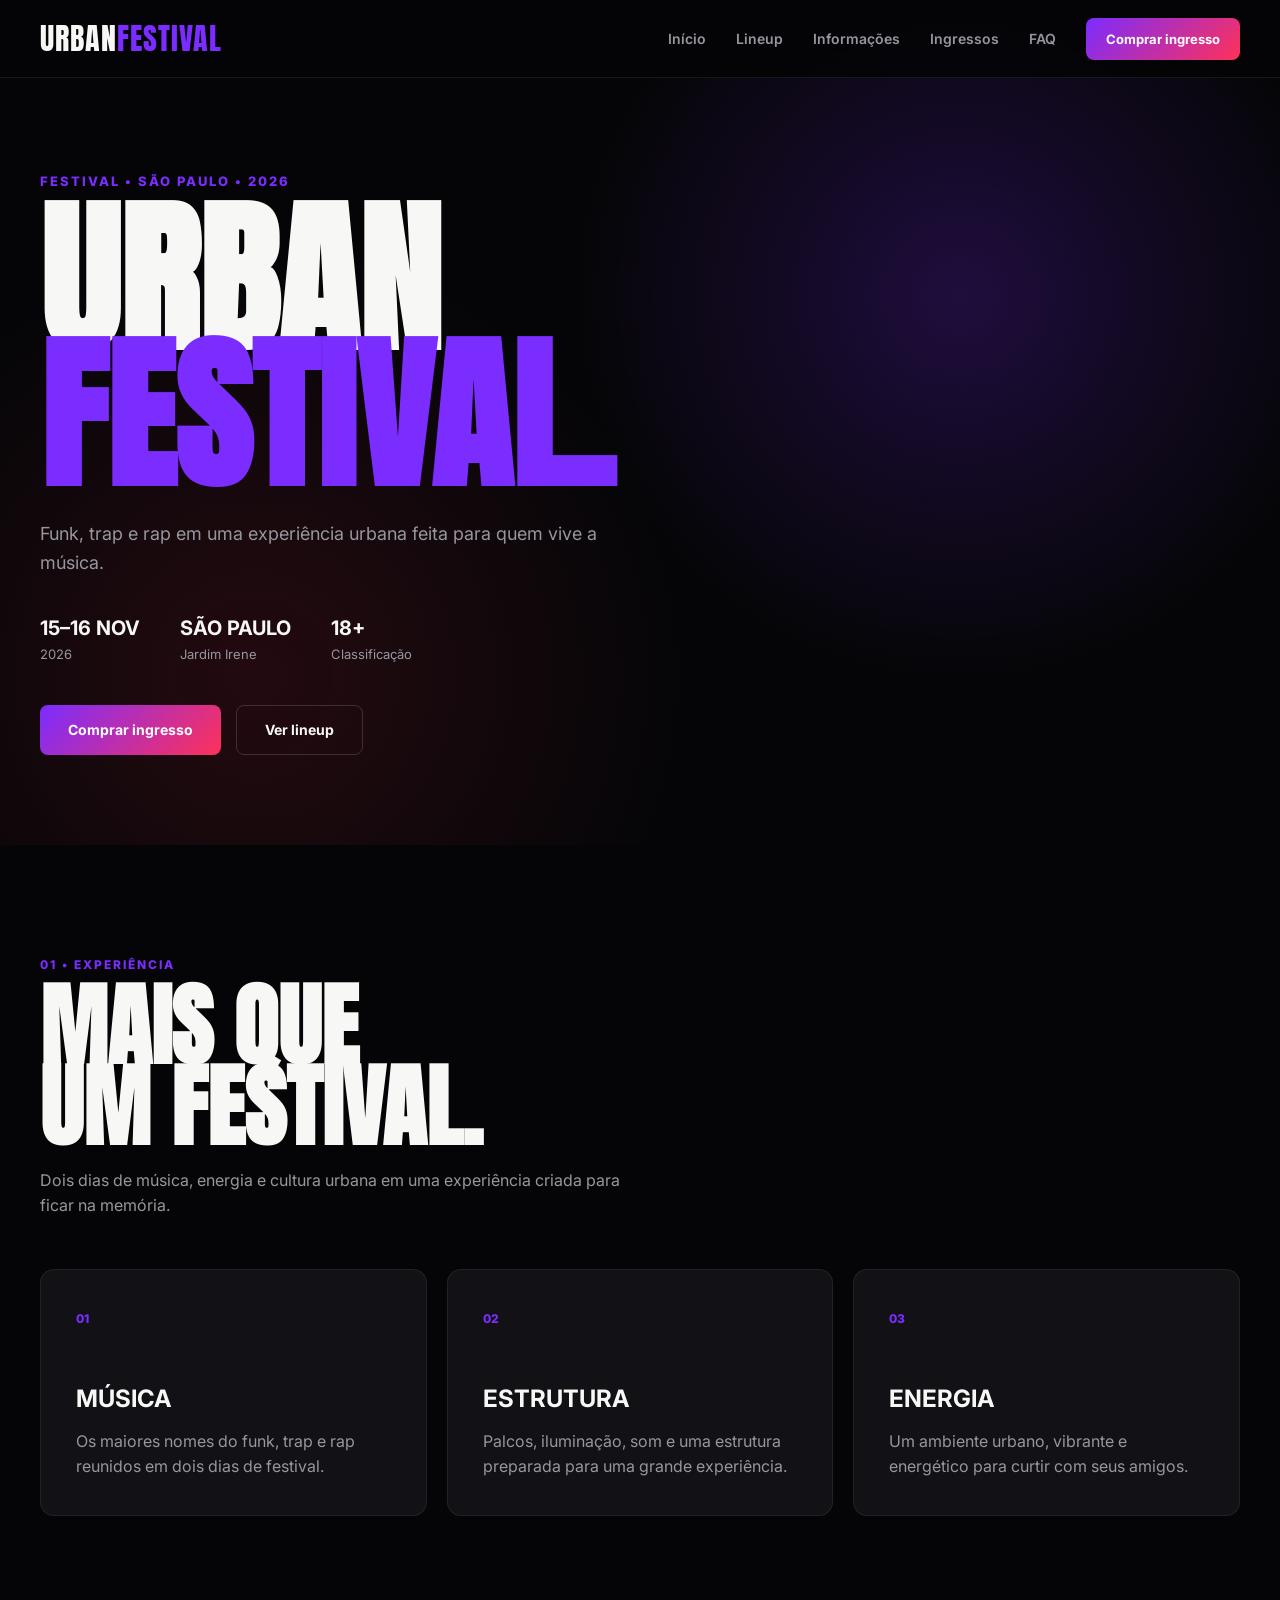
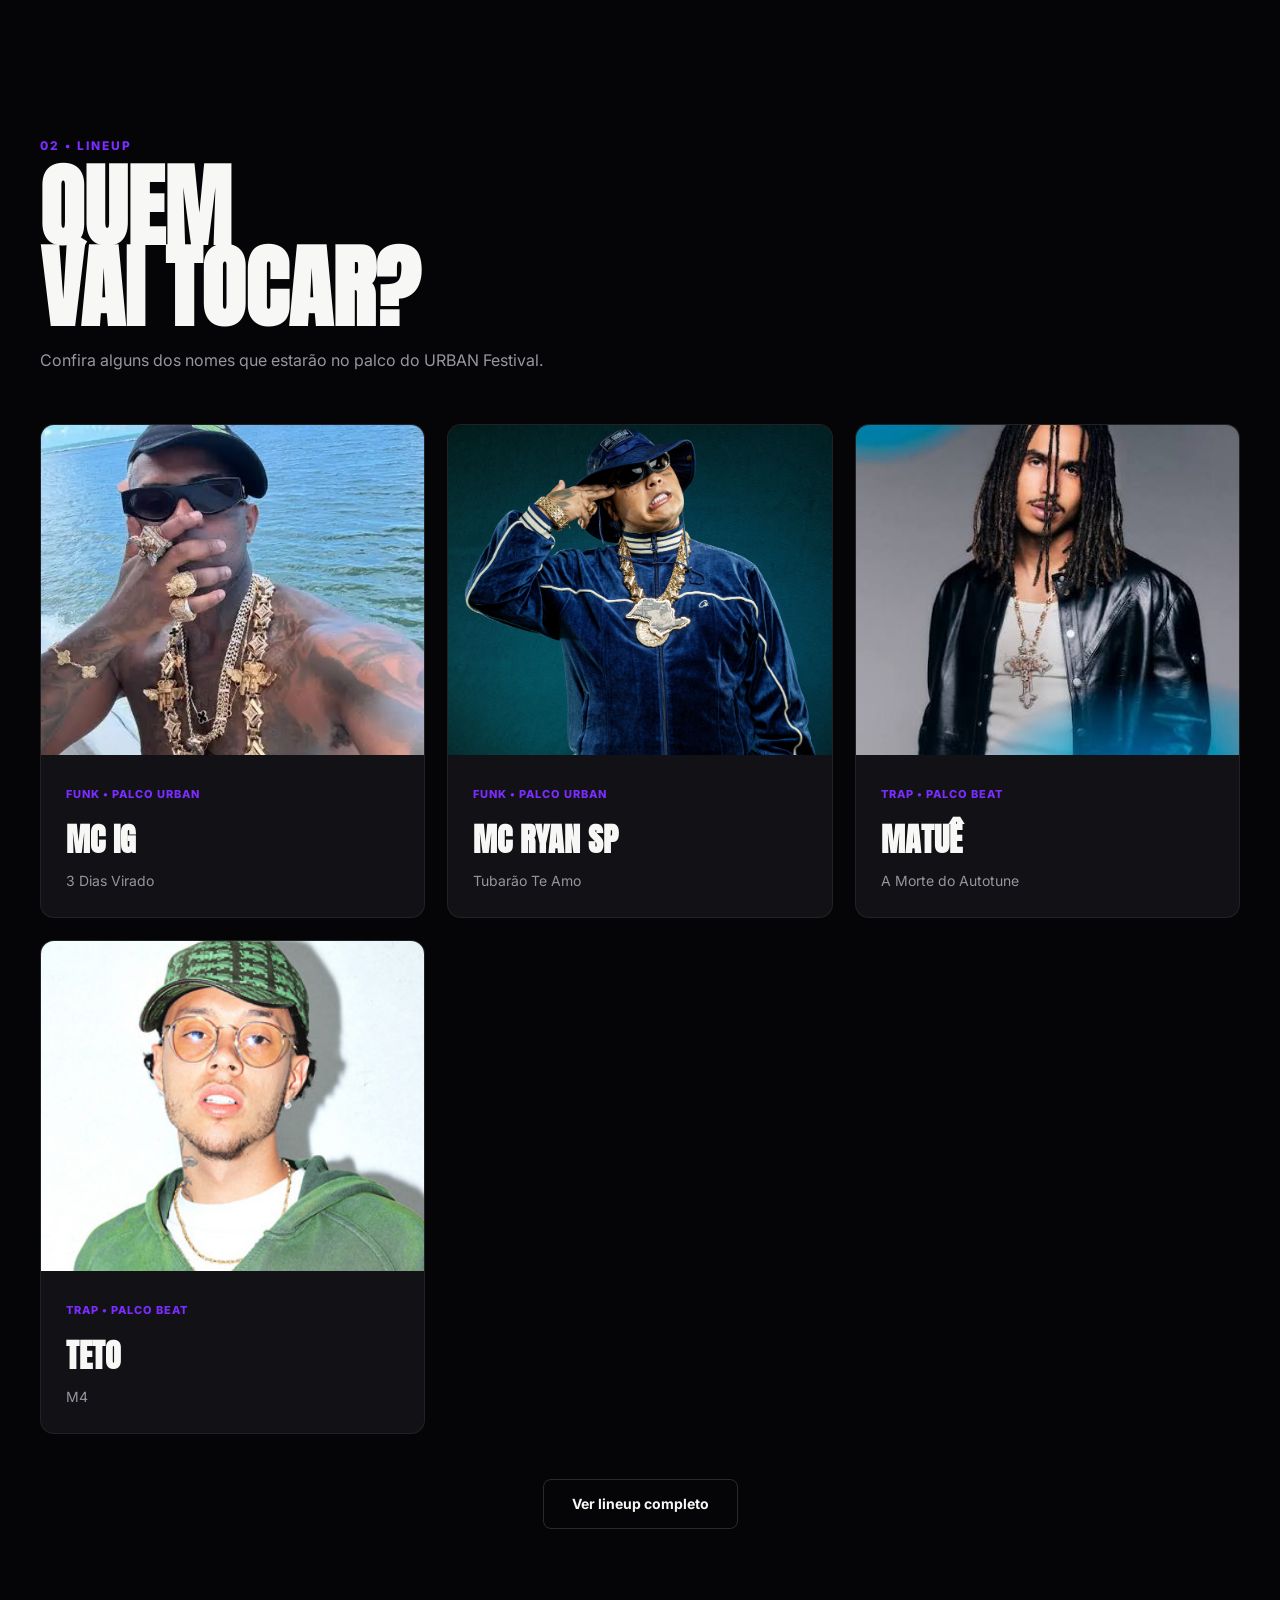
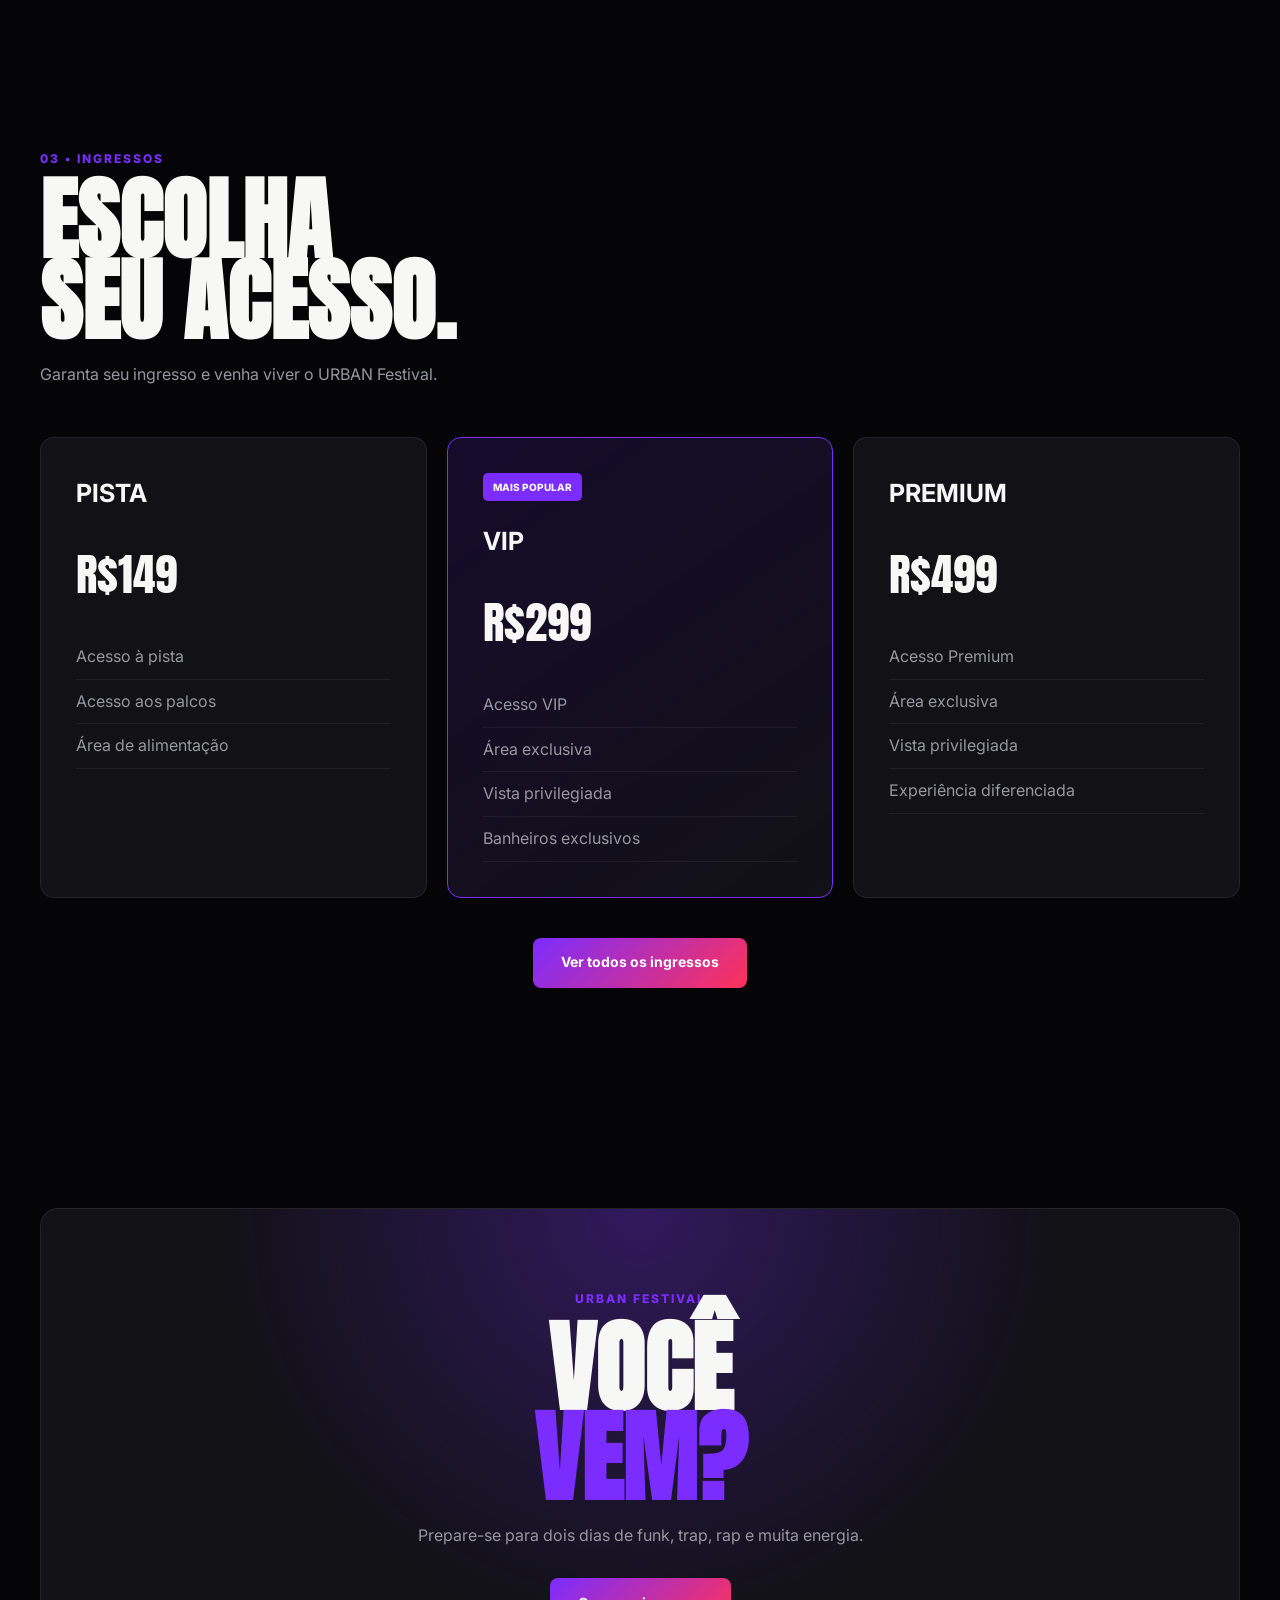
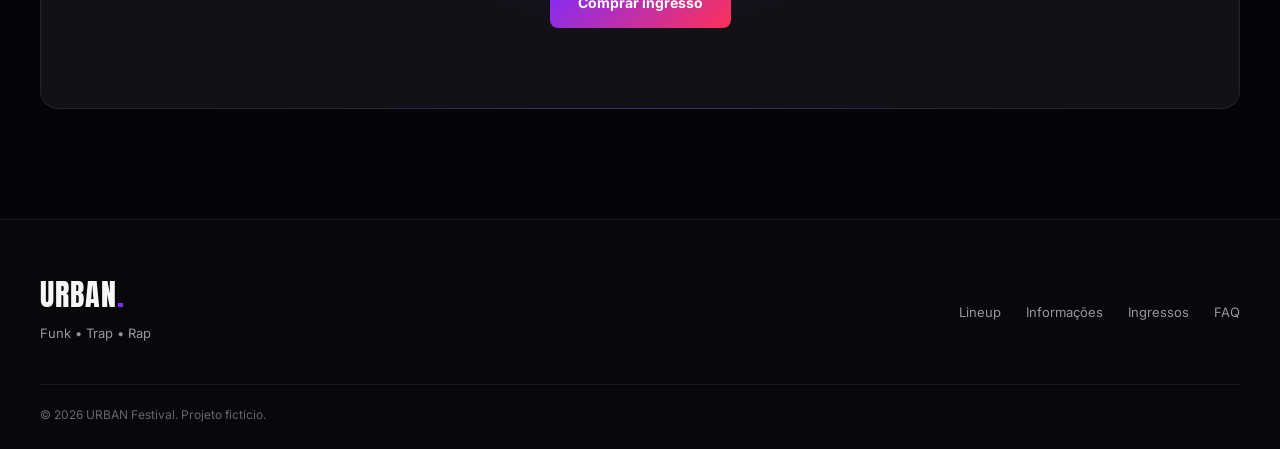
<file: index.html>
<!DOCTYPE html>
<html lang="pt-BR">

<head>
    <meta charset="UTF-8">
    <meta name="viewport" content="width=device-width, initial-scale=1.0">

    <title>URBAN — Festival</title>

    <link rel="stylesheet" href="style.css">
</head>

<body>

    <!-- =========================
         HEADER
    ========================== -->

    <header class="header">
        <div class="container nav">

            <a href="index.html" class="logo">
            URBAN<span>FESTIVAL</span>
            </a>

            <nav>
                <a href="index.html">Início</a>
                <a href="lineup.html">Lineup</a>
                <a href="informacoes.html">Informações</a>
                <a href="ingressos.html">Ingressos</a>
                <a href="faq.html">FAQ</a>

                <a href="ingressos.html" class="nav-ticket">
                    Comprar ingresso
                </a>
            </nav>

        </div>
    </header>


    <main>

        <!-- =========================
             HERO
        ========================== -->

        <section class="hero">

            <div class="hero-content">

                <span class="hero-tag">
                    FESTIVAL • SÃO PAULO • 2026
                </span>

                <h1>
                    URBAN<br>
                    <span>FESTIVAL.</span>
                </h1>

                <p class="hero-description">
                    Funk, trap e rap em uma experiência urbana
                    feita para quem vive a música.
                </p>

                <div class="hero-info">

                    <div>
                        <strong>15–16 NOV</strong>
                        <span>2026</span>
                    </div>

                    <div>
                        <strong>SÃO PAULO</strong>
                        <span>Jardim Irene</span>
                    </div>

                    <div>
                        <strong>18+</strong>
                        <span>Classificação</span>
                    </div>

                </div>

                <div class="hero-buttons">

                    <a href="ingressos.html" class="btn-primary">
                        Comprar ingresso
                    </a>

                    <a href="lineup.html" class="btn-secondary">
                        Ver lineup
                    </a>

                </div>

            </div>

        </section>


        <!-- =========================
             EXPERIÊNCIA
        ========================== -->

        <section class="section">

            <div class="container">

                <div class="section-header">

                    <span class="section-label">
                        01 • EXPERIÊNCIA
                    </span>

                    <h2>
                        MAIS QUE<br>
                        UM FESTIVAL.
                    </h2>

                    <p>
                        Dois dias de música, energia e cultura urbana
                        em uma experiência criada para ficar na memória.
                    </p>

                </div>


                <div class="cards">

                    <article class="card">

                        <span class="card-number">
                            01
                        </span>

                        <h3>
                            MÚSICA
                        </h3>

                        <p>
                            Os maiores nomes do funk, trap e rap
                            reunidos em dois dias de festival.
                        </p>

                    </article>


                    <article class="card">

                        <span class="card-number">
                            02
                        </span>

                        <h3>
                            ESTRUTURA
                        </h3>

                        <p>
                            Palcos, iluminação, som e uma estrutura
                            preparada para uma grande experiência.
                        </p>

                    </article>


                    <article class="card">

                        <span class="card-number">
                            03
                        </span>

                        <h3>
                            ENERGIA
                        </h3>

                        <p>
                            Um ambiente urbano, vibrante e energético
                            para curtir com seus amigos.
                        </p>

                    </article>

                </div>

            </div>

        </section>


        <!-- =========================
             LINEUP DESTAQUE
        ========================== -->

        <section class="section">

            <div class="container">

                <div class="section-header">

                    <span class="section-label">
                        02 • LINEUP
                    </span>

                    <h2>
                        QUEM<br>
                        VAI TOCAR?
                    </h2>

                    <p>
                        Confira alguns dos nomes que estarão
                        no palco do URBAN Festival.
                    </p>

                </div>


                <div class="lineup-grid">

                    <article class="artist-card">

                        <div class="artist-image">
                            <img
                                src="img/imgig.webp"
                                alt="Festival de música">
                        </div>

                        <div class="artist-info">

                            <span>
                                FUNK • PALCO URBAN
                            </span>

                            <h3>
                                MC IG
                            </h3>

                            <p>
                                3 Dias Virado
                            </p>

                        </div>

                    </article>


                    <article class="artist-card">

                        <div class="artist-image">
                            <img
                                src="img/imgryansp.jpg"
                                alt="Show de música">
                        </div>

                        <div class="artist-info">

                            <span>
                                FUNK • PALCO URBAN
                            </span>

                            <h3>
                                MC RYAN SP
                            </h3>

                            <p>
                                Tubarão Te Amo
                            </p>

                        </div>

                    </article>


                    <article class="artist-card">

                        <div class="artist-image">
                            <img
                                src="img/imgmatue.jpg"
                                alt="Artista no palco">
                        </div>

                        <div class="artist-info">

                            <span>
                                TRAP • PALCO BEAT
                            </span>

                            <h3>
                                MATUÊ
                            </h3>

                            <p>
                                A Morte do Autotune
                            </p>

                        </div>

                    </article>


                    <article class="artist-card">

                        <div class="artist-image">
                            <img
                                src="img/imgteto.jpg"
                                alt="Show de rap">
                        </div>

                        <div class="artist-info">

                            <span>
                                TRAP • PALCO BEAT
                            </span>

                            <h3>
                                TETO
                            </h3>

                            <p>
                                M4
                            </p>

                        </div>

                    </article>

                </div>


                <div style="text-align: center; margin-top: 45px;">

                    <a href="lineup.html" class="btn-secondary">
                        Ver lineup completo
                    </a>

                </div>

            </div>

        </section>


        <!-- =========================
             INGRESSOS
        ========================== -->

        <section class="section">

            <div class="container">

                <div class="section-header">

                    <span class="section-label">
                        03 • INGRESSOS
                    </span>

                    <h2>
                        ESCOLHA<br>
                        SEU ACESSO.
                    </h2>

                    <p>
                        Garanta seu ingresso e venha viver
                        o URBAN Festival.
                    </p>

                </div>


                <div class="ticket-grid">

                    <article class="ticket">

                        <h3>
                            PISTA
                        </h3>

                        <div class="price">
                            R$149
                        </div>

                        <ul>
                            <li>Acesso à pista</li>
                            <li>Acesso aos palcos</li>
                            <li>Área de alimentação</li>
                        </ul>

                    </article>


                    <article class="ticket featured">

                        <span class="ticket-badge">
                            MAIS POPULAR
                        </span>

                        <h3>
                            VIP
                        </h3>

                        <div class="price">
                            R$299
                        </div>

                        <ul>
                            <li>Acesso VIP</li>
                            <li>Área exclusiva</li>
                            <li>Vista privilegiada</li>
                            <li>Banheiros exclusivos</li>
                        </ul>

                    </article>


                    <article class="ticket">

                        <h3>
                            PREMIUM
                        </h3>

                        <div class="price">
                            R$499
                        </div>

                        <ul>
                            <li>Acesso Premium</li>
                            <li>Área exclusiva</li>
                            <li>Vista privilegiada</li>
                            <li>Experiência diferenciada</li>
                        </ul>

                    </article>

                </div>


                <div style="text-align: center; margin-top: 40px;">

                    <a href="ingressos.html" class="btn-primary">
                        Ver todos os ingressos
                    </a>

                </div>

            </div>

        </section>


        <!-- =========================
             CTA
        ========================== -->

        <section class="section">

            <div class="container">

                <div class="cta">

                    <span class="section-label">
                        URBAN FESTIVAL
                    </span>

                    <h2>
                        VOCÊ<br>
                        <span>VEM?</span>
                    </h2>

                    <p>
                        Prepare-se para dois dias de funk,
                        trap, rap e muita energia.
                    </p>

                    <a href="ingressos.html" class="btn-primary">
                        Comprar ingresso
                    </a>

                </div>

            </div>

        </section>

    </main>


    <!-- =========================
         FOOTER
    ========================== -->

    <footer class="footer">

        <div class="container">

            <div class="footer-content">

                <div>

                    <a href="index.html" class="logo">
                        URBAN<span>.</span>
                    </a>

                    <p>
                        Funk • Trap • Rap
                    </p>

                </div>


                <div class="footer-links">

                    <a href="lineup.html">
                        Lineup
                    </a>

                    <a href="informacoes.html">
                        Informações
                    </a>

                    <a href="ingressos.html">
                        Ingressos
                    </a>

                    <a href="faq.html">
                        FAQ
                    </a>

                </div>

            </div>


            <div class="footer-bottom">

                <p>
                    © 2026 URBAN Festival. Projeto fictício.
                </p>

            </div>

        </div>

    </footer>

</body>
</html>
</file>
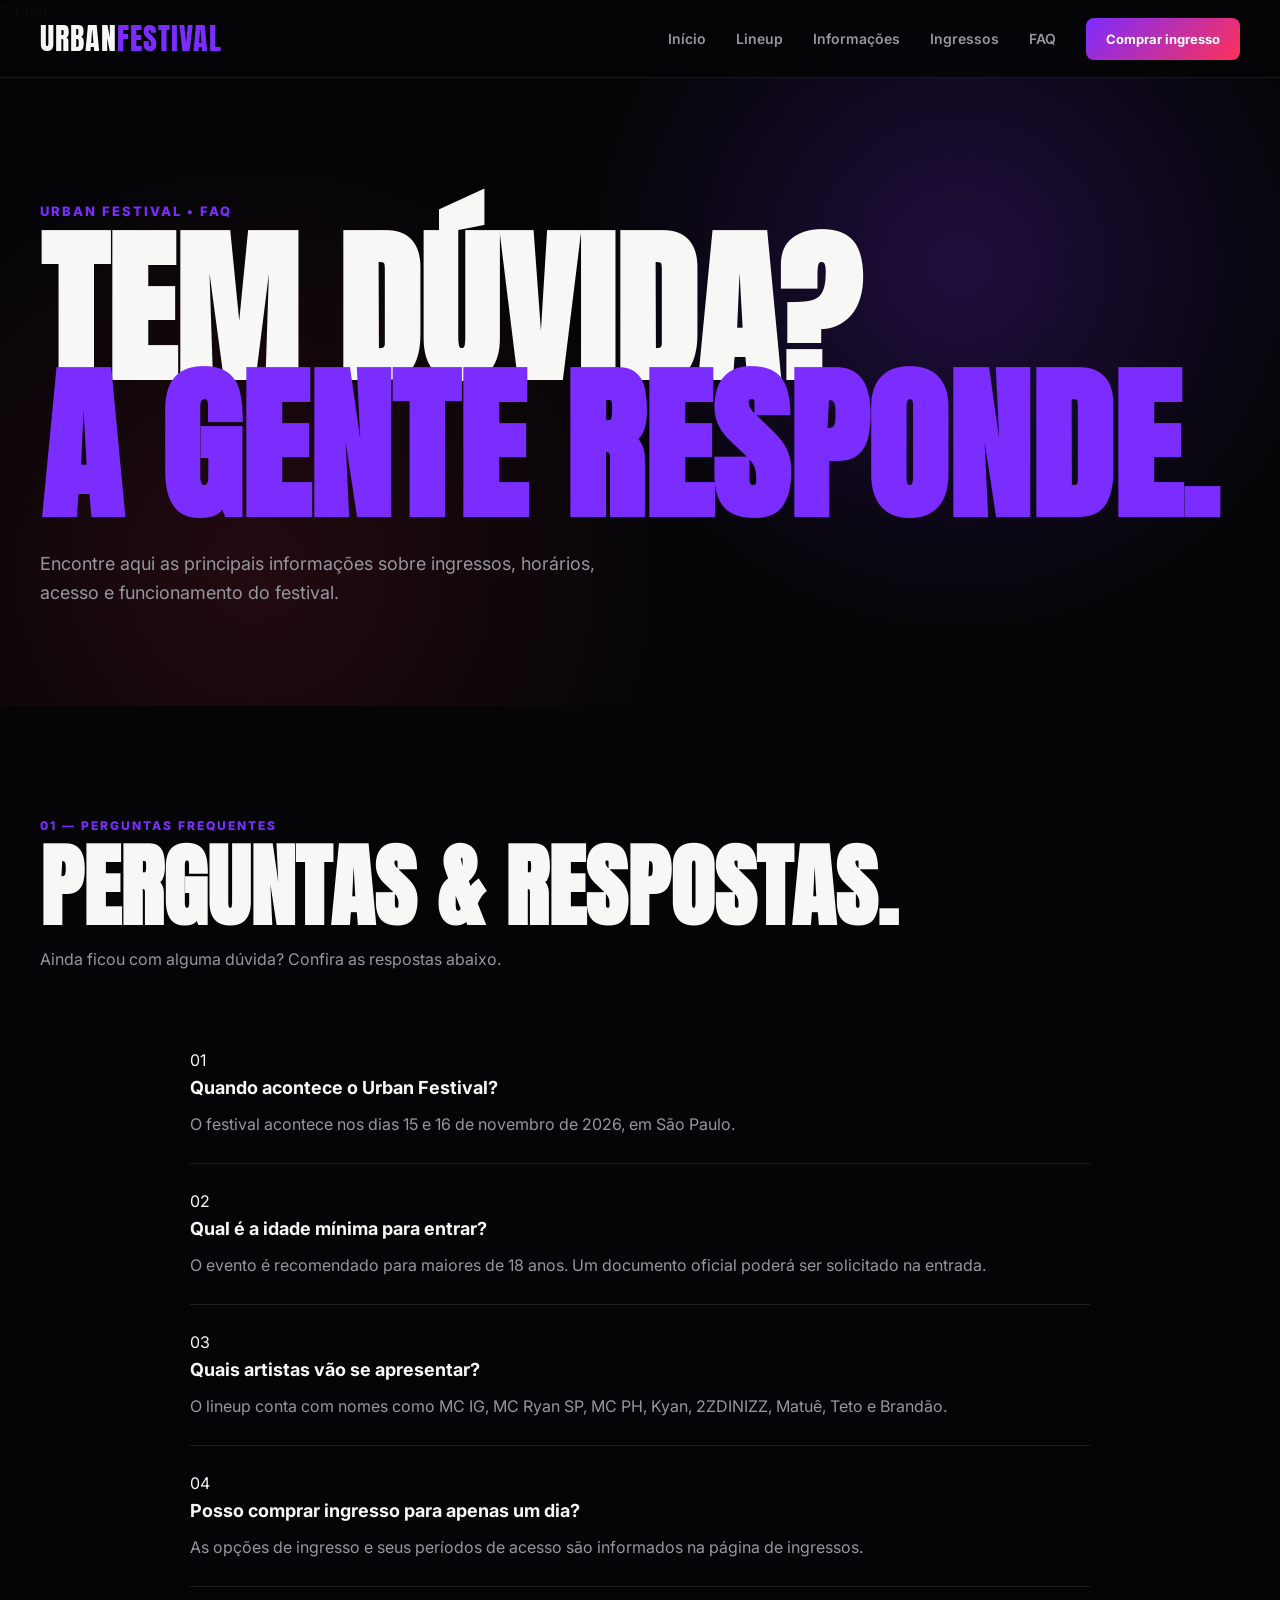
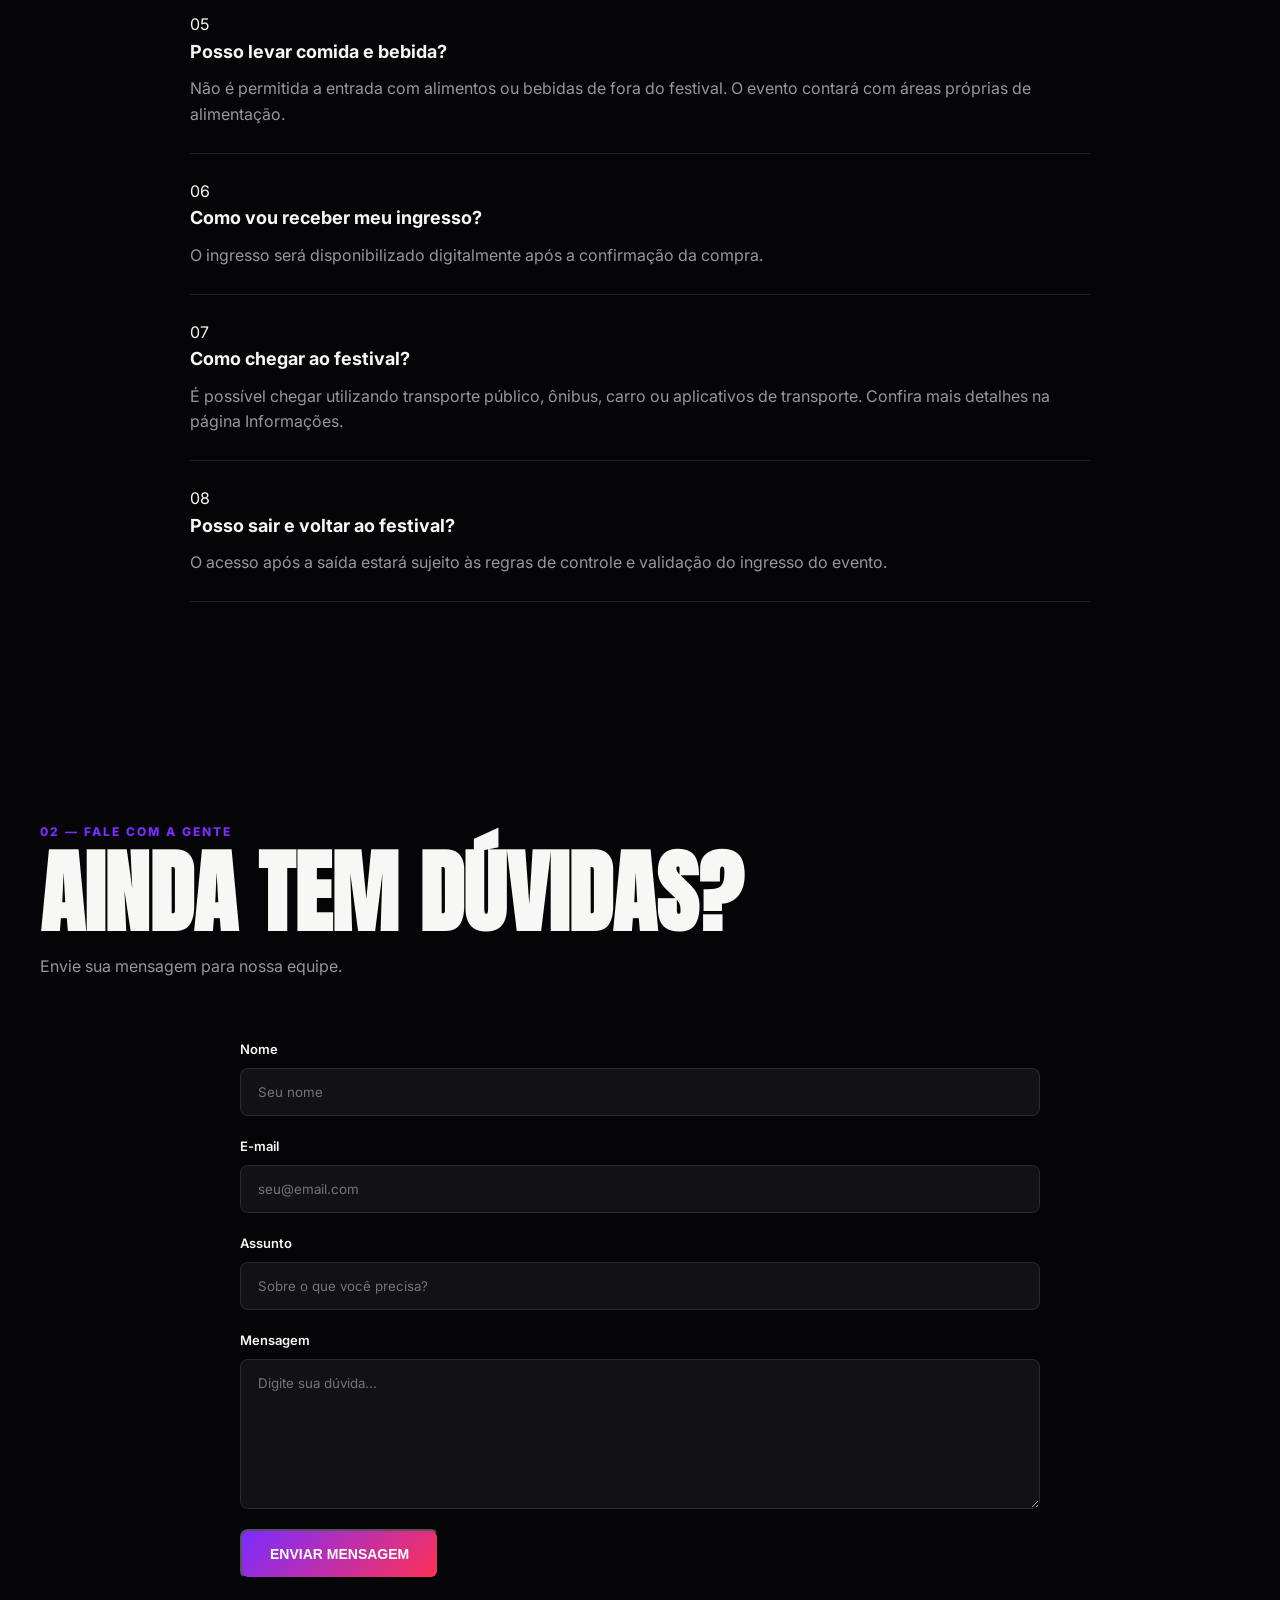
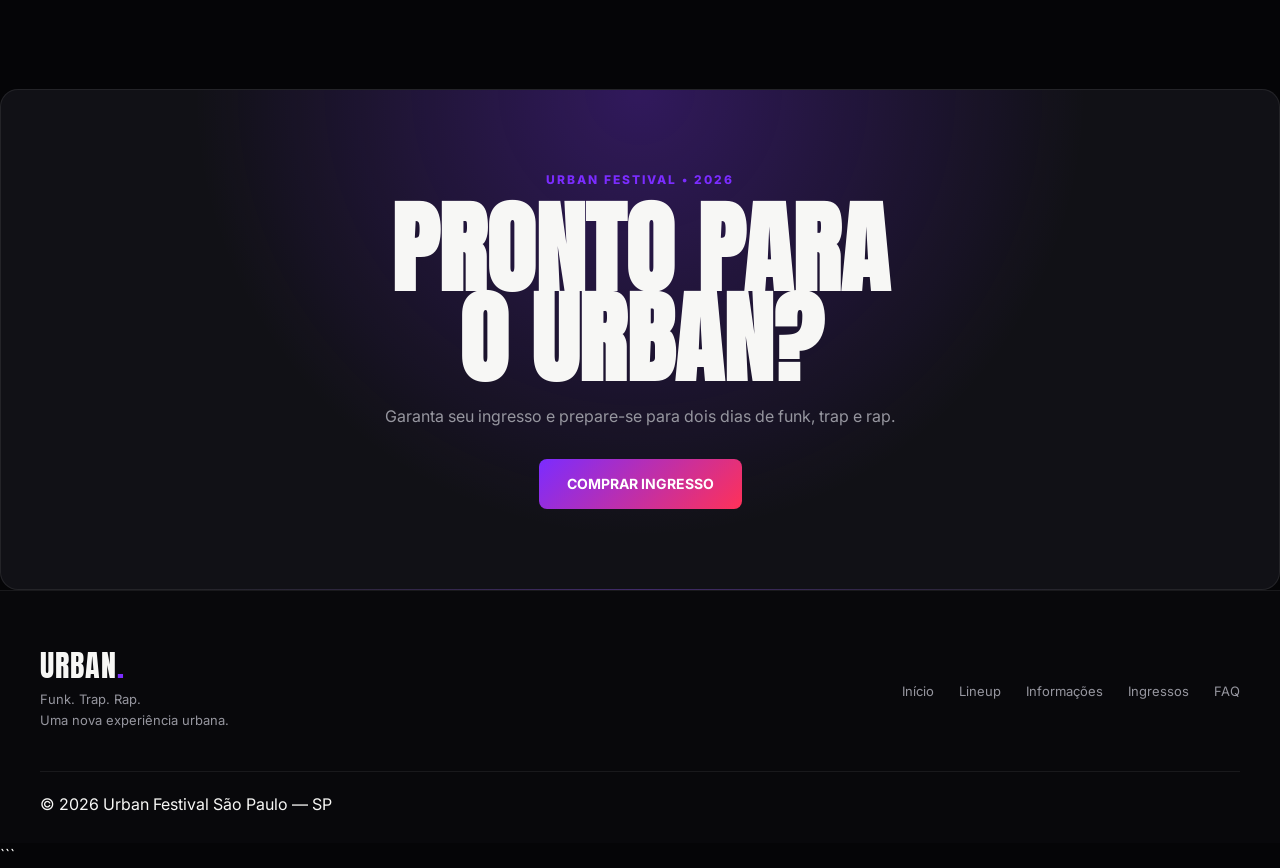
<file: faq.html>
```html
<!DOCTYPE html>
<html lang="pt-BR">
<head>
    <meta charset="UTF-8">
    <meta name="viewport" content="width=device-width, initial-scale=1.0">
    <title>FAQ | Urban Festival</title>
    <link rel="stylesheet" href="style.css">
</head>

<body>

<header class="header">
    <div class="container nav">

        <a href="index.html" class="logo">
            URBAN<span>FESTIVAL</span>
        </a>

        <nav>
            <a href="index.html">Início</a>
            <a href="lineup.html">Lineup</a>
            <a href="informacoes.html">Informações</a>
            <a href="ingressos.html">Ingressos</a>
            <a href="faq.html">FAQ</a>
            <a href="ingressos.html" class="nav-ticket">
                Comprar ingresso
            </a>
        </nav>

    </div>
</header>


<main>

    <section class="hero hero-small">

        <div class="container hero-content">

            <span class="hero-tag">
                URBAN FESTIVAL • FAQ
            </span>

            <h1>
                TEM DÚVIDA?<br>
                <span>A GENTE RESPONDE.</span>
            </h1>

            <p class="hero-description">
                Encontre aqui as principais informações sobre
                ingressos, horários, acesso e funcionamento do festival.
            </p>

        </div>

    </section>


    <section class="section">

        <div class="container">

            <div class="section-header">

                <div>
                    <span class="section-label">
                        01 — PERGUNTAS FREQUENTES
                    </span>

                    <h2>
                        PERGUNTAS & RESPOSTAS.
                    </h2>
                </div>

                <p>
                    Ainda ficou com alguma dúvida?
                    Confira as respostas abaixo.
                </p>

            </div>


            <div class="faq">

                <div class="faq-item">

                    <span>01</span>

                    <div>
                        <h3>
                            Quando acontece o Urban Festival?
                        </h3>

                        <p>
                            O festival acontece nos dias 15 e 16 de novembro
                            de 2026, em São Paulo.
                        </p>
                    </div>

                </div>


                <div class="faq-item">

                    <span>02</span>

                    <div>
                        <h3>
                            Qual é a idade mínima para entrar?
                        </h3>

                        <p>
                            O evento é recomendado para maiores de 18 anos.
                            Um documento oficial poderá ser solicitado na entrada.
                        </p>
                    </div>

                </div>


                <div class="faq-item">

                    <span>03</span>

                    <div>
                        <h3>
                            Quais artistas vão se apresentar?
                        </h3>

                        <p>
                            O lineup conta com nomes como MC IG, MC Ryan SP,
                            MC PH, Kyan, 2ZDINIZZ, Matuê, Teto e Brandão.
                        </p>
                    </div>

                </div>


                <div class="faq-item">

                    <span>04</span>

                    <div>
                        <h3>
                            Posso comprar ingresso para apenas um dia?
                        </h3>

                        <p>
                            As opções de ingresso e seus períodos de acesso
                            são informados na página de ingressos.
                        </p>
                    </div>

                </div>


                <div class="faq-item">

                    <span>05</span>

                    <div>
                        <h3>
                            Posso levar comida e bebida?
                        </h3>

                        <p>
                            Não é permitida a entrada com alimentos ou bebidas
                            de fora do festival. O evento contará com áreas
                            próprias de alimentação.
                        </p>
                    </div>

                </div>


                <div class="faq-item">

                    <span>06</span>

                    <div>
                        <h3>
                            Como vou receber meu ingresso?
                        </h3>

                        <p>
                            O ingresso será disponibilizado digitalmente
                            após a confirmação da compra.
                        </p>
                    </div>

                </div>


                <div class="faq-item">

                    <span>07</span>

                    <div>
                        <h3>
                            Como chegar ao festival?
                        </h3>

                        <p>
                            É possível chegar utilizando transporte público,
                            ônibus, carro ou aplicativos de transporte.
                            Confira mais detalhes na página Informações.
                        </p>
                    </div>

                </div>


                <div class="faq-item">

                    <span>08</span>

                    <div>
                        <h3>
                            Posso sair e voltar ao festival?
                        </h3>

                        <p>
                            O acesso após a saída estará sujeito às regras
                            de controle e validação do ingresso do evento.
                        </p>
                    </div>

                </div>

            </div>

        </div>

    </section>


    <section class="section section-dark">

        <div class="container">

            <div class="section-header">

                <div>
                    <span class="section-label">
                        02 — FALE COM A GENTE
                    </span>

                    <h2>
                        AINDA TEM DÚVIDAS?
                    </h2>
                </div>

                <p>
                    Envie sua mensagem para nossa equipe.
                </p>

            </div>


            <form class="contact-form">

                <div class="form-group">

                    <label for="nome">
                        Nome
                    </label>

                    <input
                        type="text"
                        id="nome"
                        name="nome"
                        placeholder="Seu nome"
                        required
                    >

                </div>


                <div class="form-group">

                    <label for="email">
                        E-mail
                    </label>

                    <input
                        type="email"
                        id="email"
                        name="email"
                        placeholder="seu@email.com"
                        required
                    >

                </div>


                <div class="form-group">

                    <label for="assunto">
                        Assunto
                    </label>

                    <input
                        type="text"
                        id="assunto"
                        name="assunto"
                        placeholder="Sobre o que você precisa?"
                        required
                    >

                </div>


                <div class="form-group">

                    <label for="mensagem">
                        Mensagem
                    </label>

                    <textarea
                        id="mensagem"
                        name="mensagem"
                        rows="6"
                        placeholder="Digite sua dúvida..."
                        required
                    ></textarea>

                </div>


                <button type="submit" class="btn-primary">
                    ENVIAR MENSAGEM
                </button>

            </form>

        </div>

    </section>


    <section class="cta">

        <div class="container">

            <span class="section-label">
                URBAN FESTIVAL • 2026
            </span>

            <h2>
                PRONTO PARA<br>
                O URBAN?
            </h2>

            <p>
                Garanta seu ingresso e prepare-se para dois dias
                de funk, trap e rap.
            </p>

            <a href="ingressos.html" class="btn-primary">
                COMPRAR INGRESSO
            </a>

        </div>

    </section>

</main>


<footer class="footer">

    <div class="container footer-content">

        <div>

            <a href="index.html" class="logo">
                URBAN<span>.</span>
            </a>

            <p>
                Funk. Trap. Rap.<br>
                Uma nova experiência urbana.
            </p>

        </div>


        <div class="footer-links">

            <a href="index.html">Início</a>
            <a href="lineup.html">Lineup</a>
            <a href="informacoes.html">Informações</a>
            <a href="ingressos.html">Ingressos</a>
            <a href="faq.html">FAQ</a>

        </div>

    </div>


    <div class="container footer-bottom">

        <span>
            © 2026 Urban Festival
        </span>

        <span>
            São Paulo — SP
        </span>

    </div>

</footer>

</body>
</html>
```
</file>
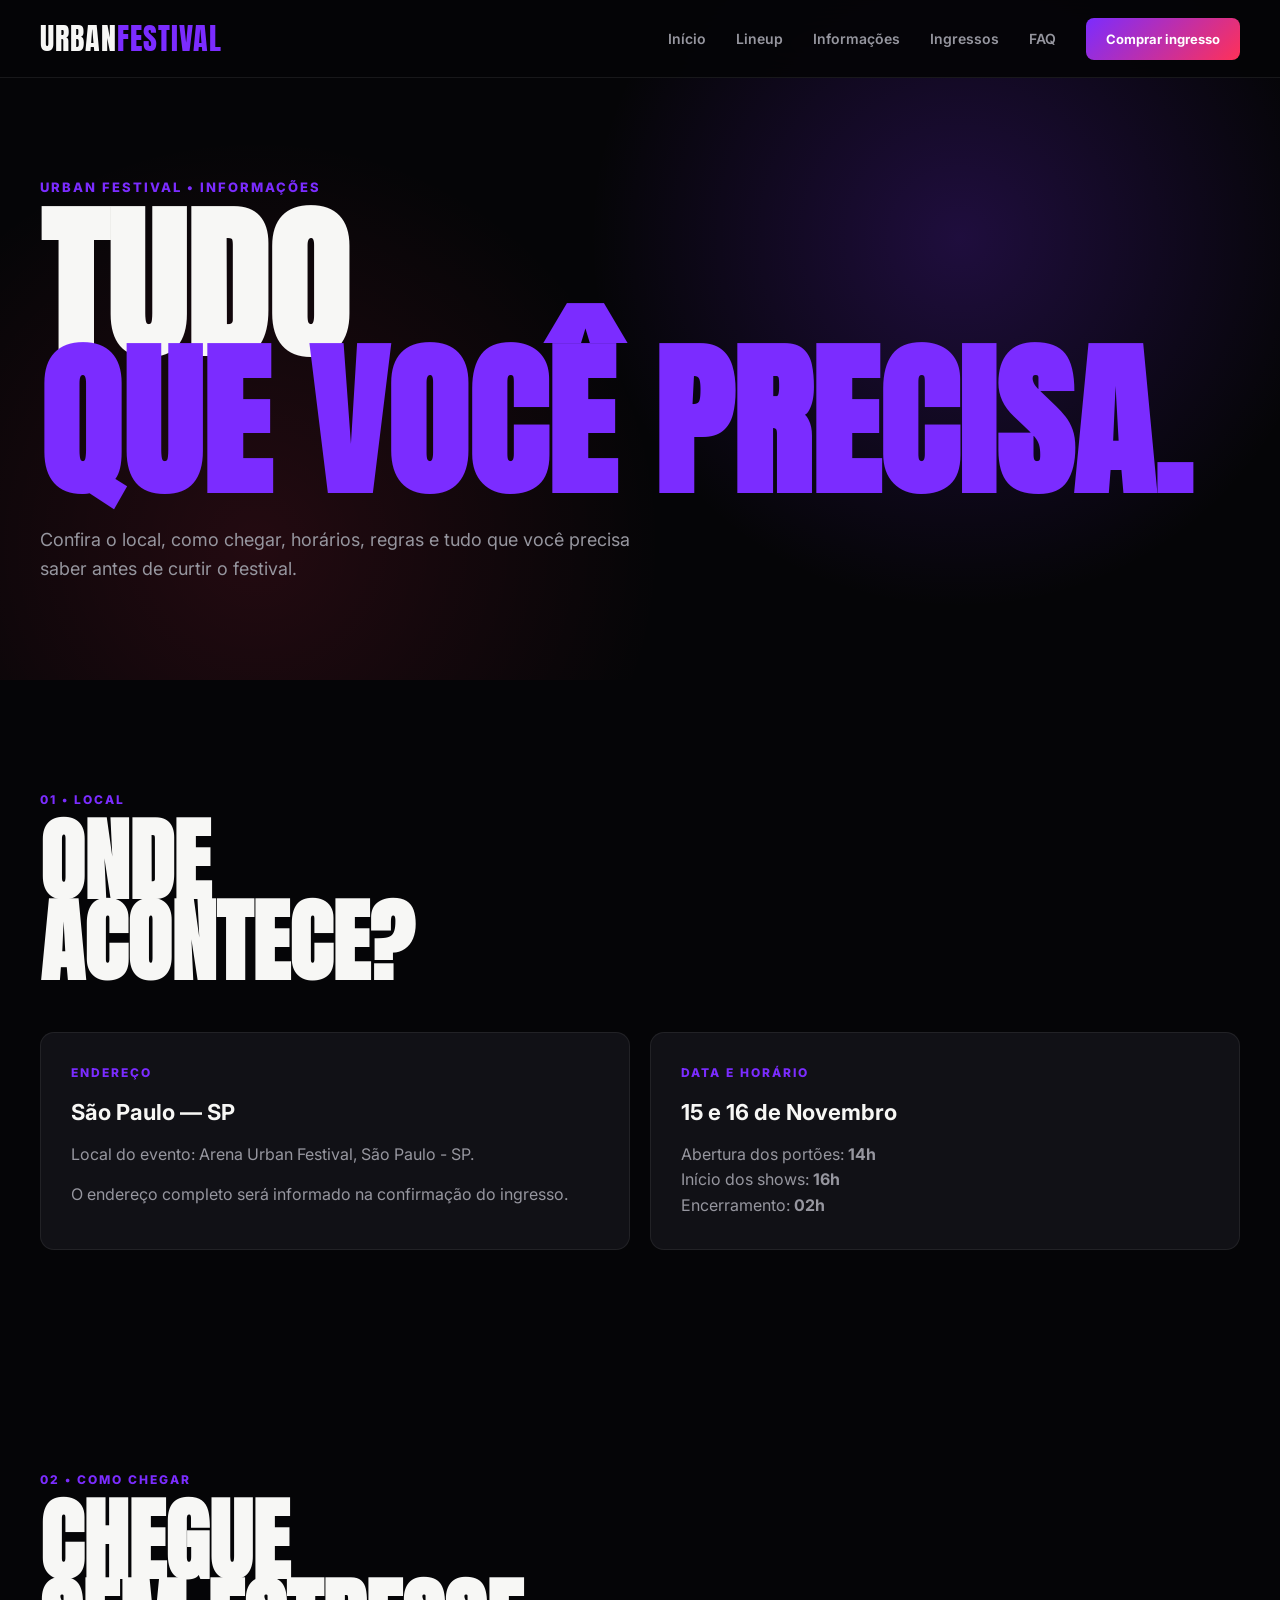
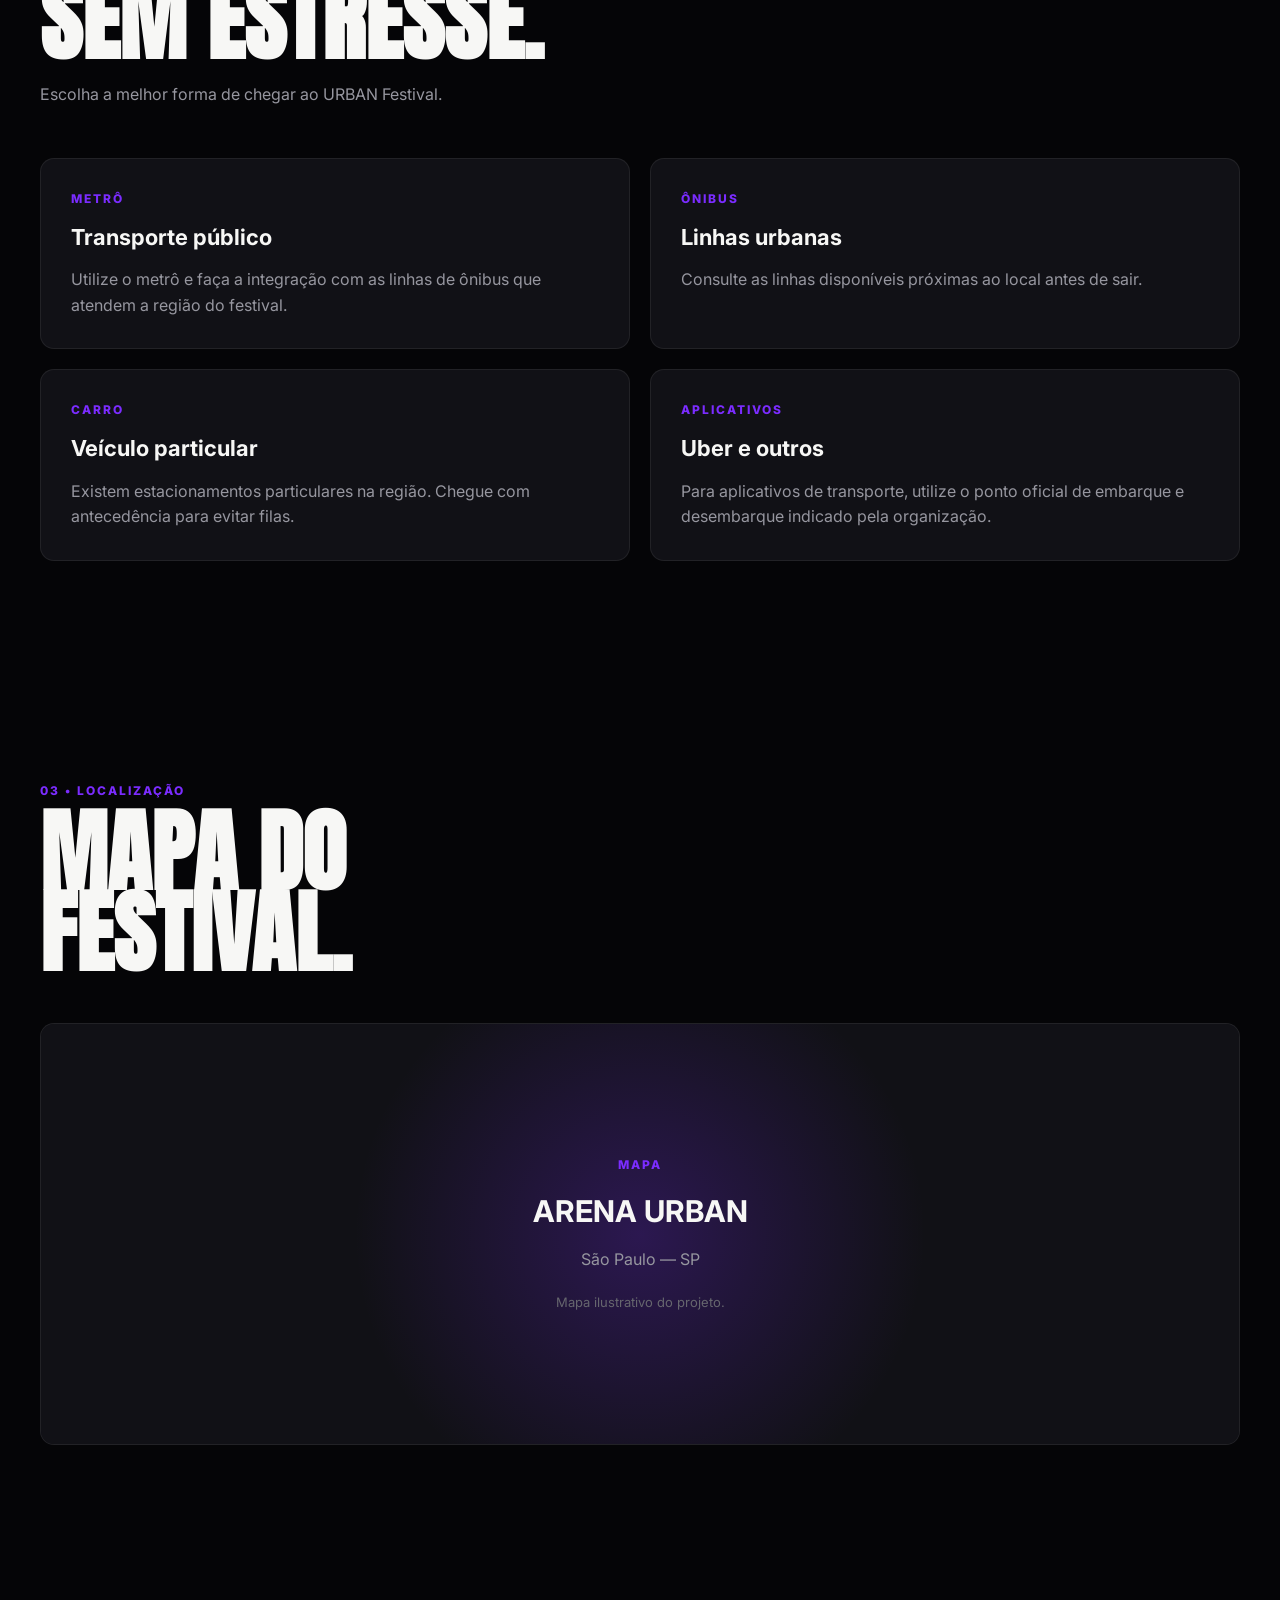
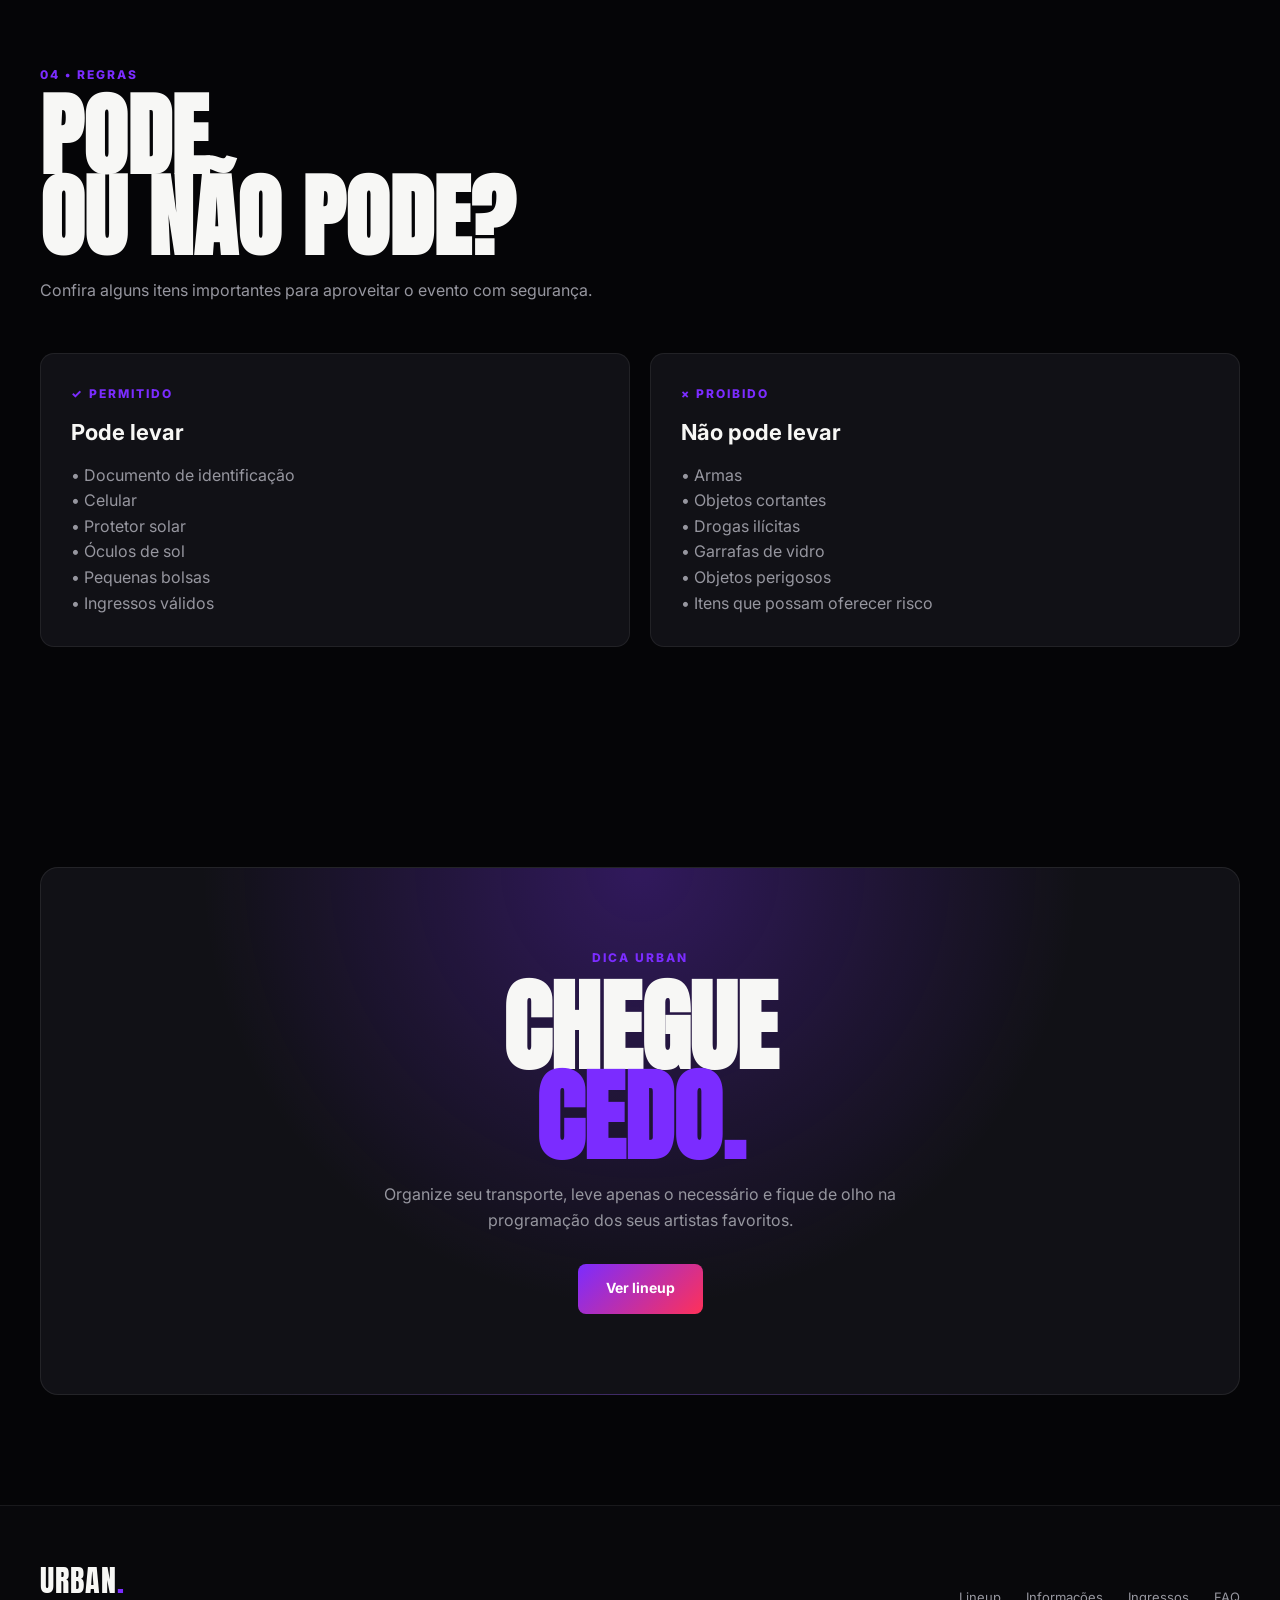
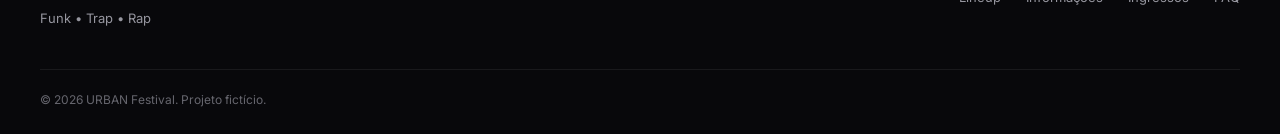
<file: informacoes.html>
<!DOCTYPE html>
<html lang="pt-BR">

<head>
    <meta charset="UTF-8">
    <meta name="viewport" content="width=device-width, initial-scale=1.0">

    <title>Informações — URBAN Festival</title>

    <link rel="stylesheet" href="style.css">
</head>

<body>

    <!-- =========================
         HEADER
    ========================== -->

    <header class="header">
        <div class="container nav">

            <a href="index.html" class="logo">
            URBAN<span>FESTIVAL</span>
            </a>

            <nav>
                <a href="index.html">Início</a>
                <a href="lineup.html">Lineup</a>
                <a href="informacoes.html">Informações</a>
                <a href="ingressos.html">Ingressos</a>
                <a href="faq.html">FAQ</a>

                <a href="ingressos.html" class="nav-ticket">
                    Comprar ingresso
                </a>
            </nav>

        </div>
    </header>


    <main>

        <!-- =========================
             HERO
        ========================== -->

        <section class="hero">

            <div class="hero-content">

                <span class="hero-tag">
                    URBAN FESTIVAL • INFORMAÇÕES
                </span>

                <h1>
                    TUDO<br>
                    <span>QUE VOCÊ PRECISA.</span>
                </h1>

                <p class="hero-description">
                    Confira o local, como chegar, horários,
                    regras e tudo que você precisa saber
                    antes de curtir o festival.
                </p>

            </div>

        </section>


        <!-- =========================
             LOCAL
        ========================== -->

        <section class="section">

            <div class="container">

                <div class="section-header">

                    <span class="section-label">
                        01 • LOCAL
                    </span>

                    <h2>
                        ONDE<br>
                        ACONTECE?
                    </h2>

                </div>


                <div class="info-grid">

                    <article class="info-box">

                        <span class="section-label">
                            ENDEREÇO
                        </span>

                        <h3>
                            São Paulo — SP
                        </h3>

                        <p>
                            Local do evento: Arena Urban Festival,
                            São Paulo - SP.
                        </p>

                        <p style="margin-top: 15px;">
                            O endereço completo será informado
                            na confirmação do ingresso.
                        </p>

                    </article>


                    <article class="info-box">

                        <span class="section-label">
                            DATA E HORÁRIO
                        </span>

                        <h3>
                            15 e 16 de Novembro
                        </h3>

                        <p>
                            Abertura dos portões:
                            <strong>14h</strong>
                        </p>

                        <p>
                            Início dos shows:
                            <strong>16h</strong>
                        </p>

                        <p>
                            Encerramento:
                            <strong>02h</strong>
                        </p>

                    </article>

                </div>

            </div>

        </section>


        <!-- =========================
             COMO CHEGAR
        ========================== -->

        <section class="section">

            <div class="container">

                <div class="section-header">

                    <span class="section-label">
                        02 • COMO CHEGAR
                    </span>

                    <h2>
                        CHEGUE<br>
                        SEM ESTRESSE.
                    </h2>

                    <p>
                        Escolha a melhor forma de chegar ao
                        URBAN Festival.
                    </p>

                </div>


                <div class="info-grid">

                    <article class="info-box">

                        <span class="section-label">
                            METRÔ
                        </span>

                        <h3>
                            Transporte público
                        </h3>

                        <p>
                            Utilize o metrô e faça a integração
                            com as linhas de ônibus que atendem
                            a região do festival.
                        </p>

                    </article>


                    <article class="info-box">

                        <span class="section-label">
                            ÔNIBUS
                        </span>

                        <h3>
                            Linhas urbanas
                        </h3>

                        <p>
                            Consulte as linhas disponíveis
                            próximas ao local antes de sair.
                        </p>

                    </article>


                    <article class="info-box">

                        <span class="section-label">
                            CARRO
                        </span>

                        <h3>
                            Veículo particular
                        </h3>

                        <p>
                            Existem estacionamentos particulares
                            na região. Chegue com antecedência
                            para evitar filas.
                        </p>

                    </article>


                    <article class="info-box">

                        <span class="section-label">
                            APLICATIVOS
                        </span>

                        <h3>
                            Uber e outros
                        </h3>

                        <p>
                            Para aplicativos de transporte,
                            utilize o ponto oficial de embarque
                            e desembarque indicado pela organização.
                        </p>

                    </article>

                </div>

            </div>

        </section>


        <!-- =========================
             MAPA
        ========================== -->

        <section class="section">

            <div class="container">

                <div class="section-header">

                    <span class="section-label">
                        03 • LOCALIZAÇÃO
                    </span>

                    <h2>
                        MAPA DO<br>
                        FESTIVAL.
                    </h2>

                </div>


                <div class="info-box" style="padding: 0; overflow: hidden;">

                    <div style="
                        width: 100%;
                        height: 420px;
                        display: flex;
                        align-items: center;
                        justify-content: center;
                        background:
                            radial-gradient(
                                circle at center,
                                rgba(123,44,255,0.25),
                                transparent 45%
                            ),
                            #111116;
                    ">

                        <div style="text-align: center; padding: 30px;">

                            <span class="section-label">
                                MAPA
                            </span>

                            <h3 style="font-size: 30px;">
                                ARENA URBAN
                            </h3>

                            <p style="
                                margin-top: 10px;
                                color: #96969f;
                            ">
                                São Paulo — SP
                            </p>

                            <p style="
                                margin-top: 20px;
                                color: #66666e;
                                font-size: 13px;
                            ">
                                Mapa ilustrativo do projeto.
                            </p>

                        </div>

                    </div>

                </div>

            </div>

        </section>


        <!-- =========================
             REGRAS
        ========================== -->

        <section class="section">

            <div class="container">

                <div class="section-header">

                    <span class="section-label">
                        04 • REGRAS
                    </span>

                    <h2>
                        PODE<br>
                        OU NÃO PODE?
                    </h2>

                    <p>
                        Confira alguns itens importantes
                        para aproveitar o evento com segurança.
                    </p>

                </div>


                <div class="info-grid">

                    <article class="info-box">

                        <span class="section-label">
                            ✓ PERMITIDO
                        </span>

                        <h3>
                            Pode levar
                        </h3>

                        <p>
                            • Documento de identificação<br>
                            • Celular<br>
                            • Protetor solar<br>
                            • Óculos de sol<br>
                            • Pequenas bolsas<br>
                            • Ingressos válidos
                        </p>

                    </article>


                    <article class="info-box">

                        <span class="section-label">
                            × PROIBIDO
                        </span>

                        <h3>
                            Não pode levar
                        </h3>

                        <p>
                            • Armas<br>
                            • Objetos cortantes<br>
                            • Drogas ilícitas<br>
                            • Garrafas de vidro<br>
                            • Objetos perigosos<br>
                            • Itens que possam oferecer risco
                        </p>

                    </article>

                </div>

            </div>

        </section>


        <!-- =========================
             DICAS
        ========================== -->

        <section class="section">

            <div class="container">

                <div class="cta">

                    <span class="section-label">
                        DICA URBAN
                    </span>

                    <h2>
                        CHEGUE<br>
                        <span>CEDO.</span>
                    </h2>

                    <p>
                        Organize seu transporte, leve apenas
                        o necessário e fique de olho na programação
                        dos seus artistas favoritos.
                    </p>

                    <a href="lineup.html" class="btn-primary">
                        Ver lineup
                    </a>

                </div>

            </div>

        </section>

    </main>


    <!-- =========================
         FOOTER
    ========================== -->

    <footer class="footer">

        <div class="container">

            <div class="footer-content">

                <div>

                    <a href="index.html" class="logo">
                        URBAN<span>.</span>
                    </a>

                    <p>
                        Funk • Trap • Rap
                    </p>

                </div>


                <div class="footer-links">

                    <a href="lineup.html">
                        Lineup
                    </a>

                    <a href="informacoes.html">
                        Informações
                    </a>

                    <a href="ingressos.html">
                        Ingressos
                    </a>

                    <a href="faq.html">
                        FAQ
                    </a>

                </div>

            </div>


            <div class="footer-bottom">

                <p>
                    © 2026 URBAN Festival. Projeto fictício.
                </p>

            </div>

        </div>

    </footer>

</body>
</html>
</file>
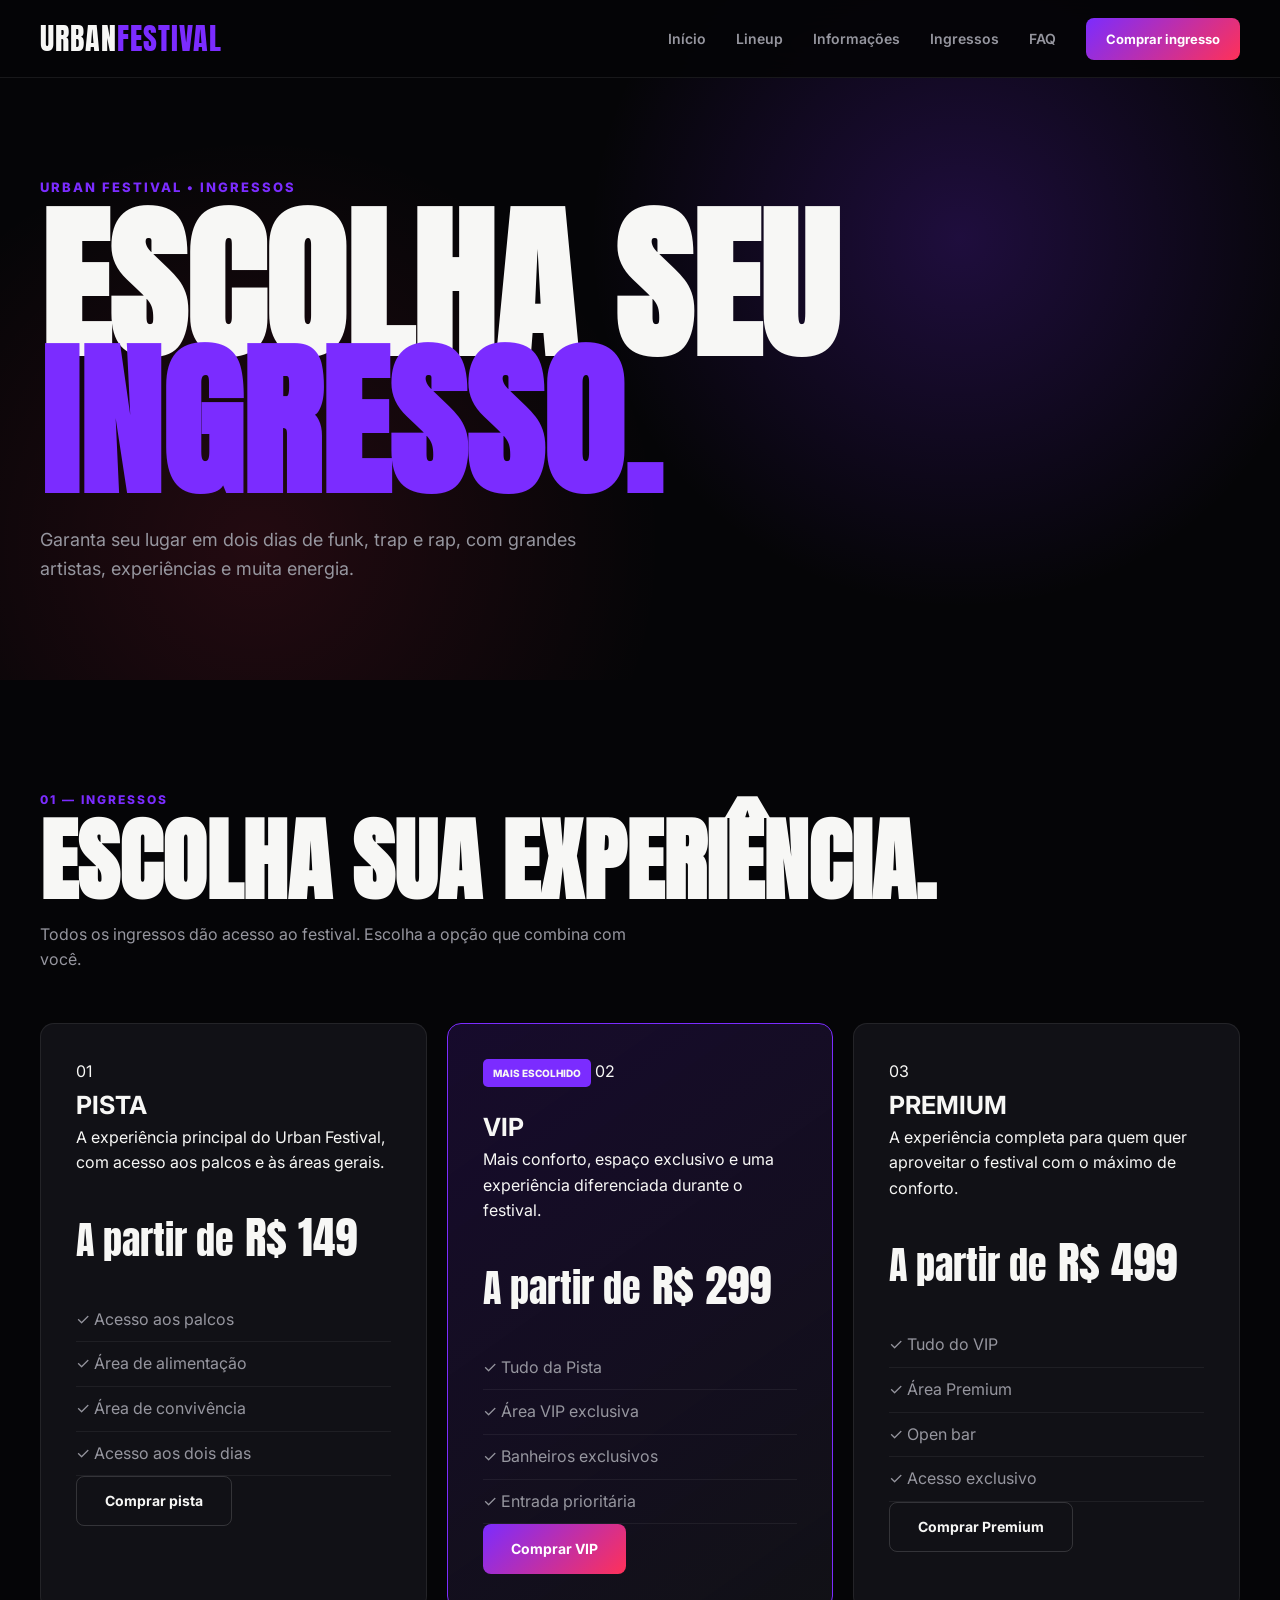
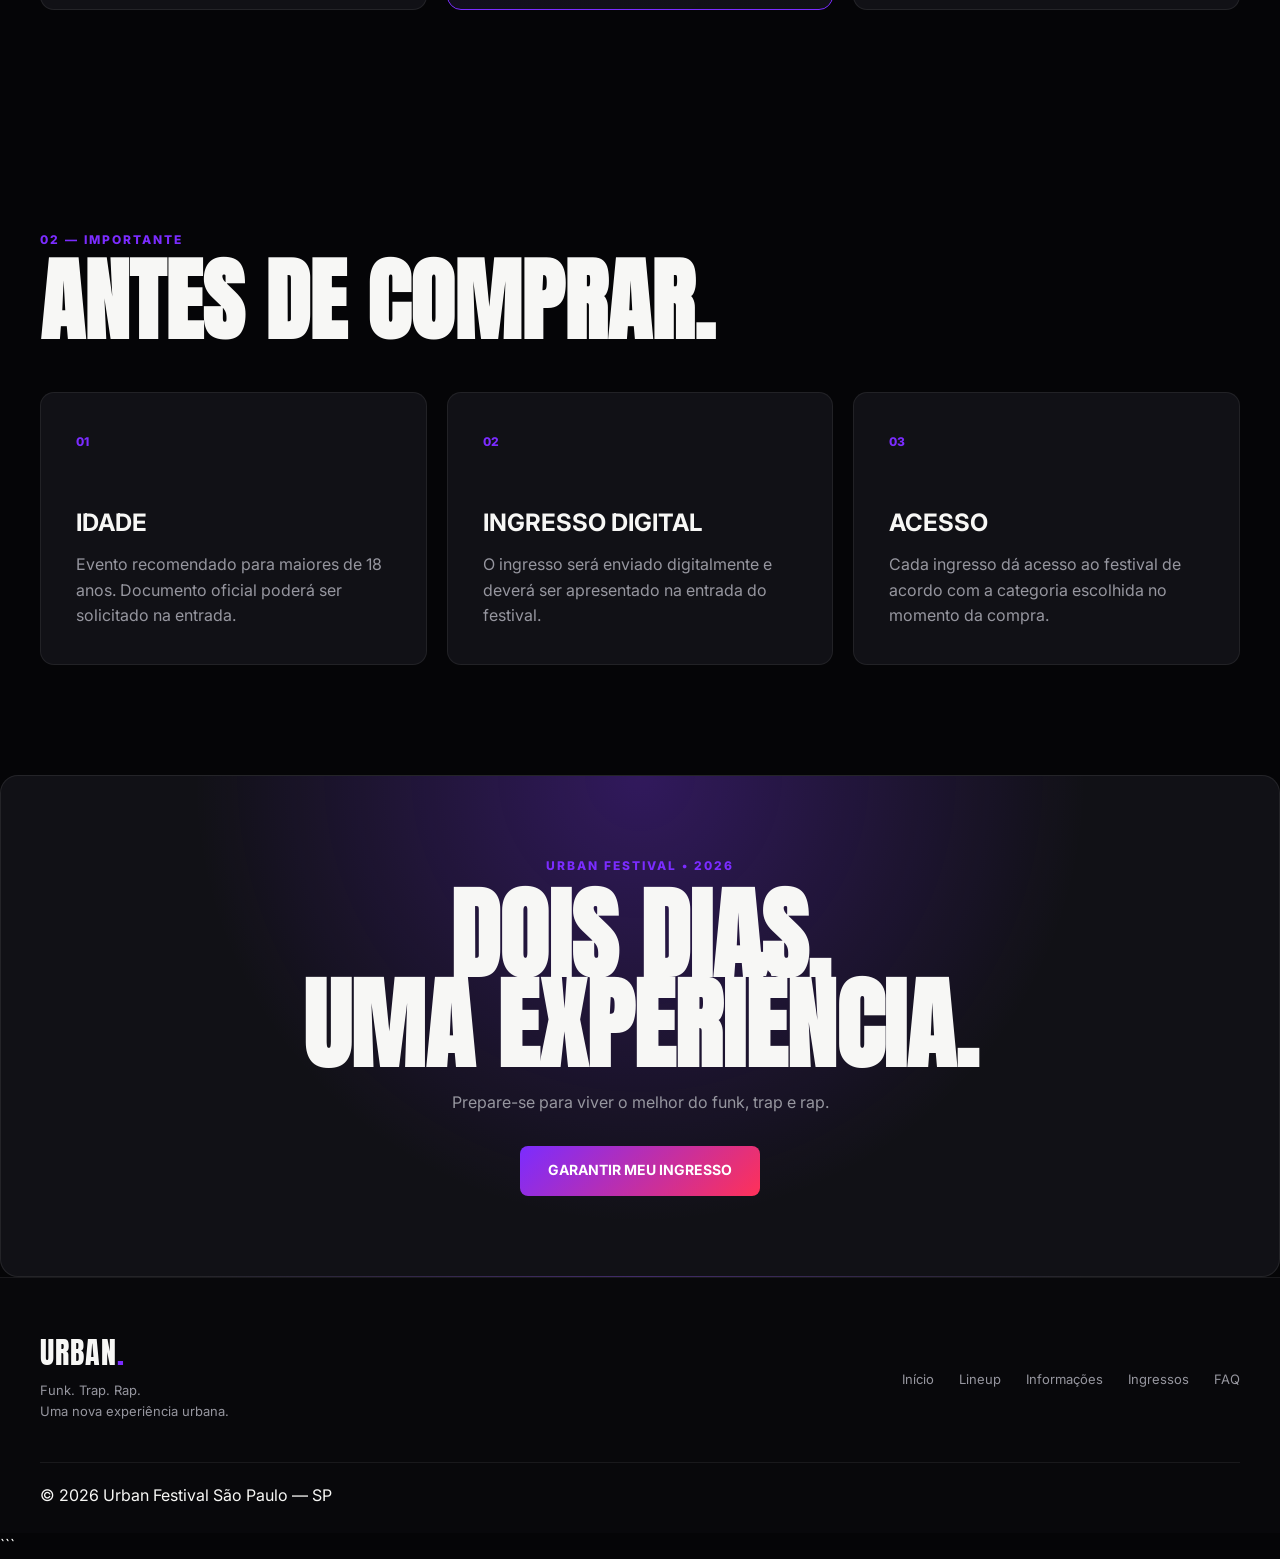
<file: ingressos.html>
<!DOCTYPE html>
<html lang="pt-BR">
<head>
    <meta charset="UTF-8">
    <meta name="viewport" content="width=device-width, initial-scale=1.0">
    <title>Ingressos | Urban Festival</title>
    <link rel="stylesheet" href="style.css">
</head>

<body>

<header class="header">
    <div class="container nav">
        <a href="index.html" class="logo">URBAN<span>FESTIVAL</span></a>

        <nav>
            <a href="index.html">Início</a>
            <a href="lineup.html">Lineup</a>
            <a href="informacoes.html">Informações</a>
            <a href="ingressos.html">Ingressos</a>
            <a href="faq.html">FAQ</a>
            <a href="ingressos.html" class="nav-ticket">Comprar ingresso</a>
        </nav>
    </div>
</header>


<main>

    <section class="hero hero-small">
        <div class="container hero-content">

            <span class="hero-tag">URBAN FESTIVAL • INGRESSOS</span>

            <h1>
                ESCOLHA SEU<br>
                <span>INGRESSO.</span>
            </h1>

            <p class="hero-description">
                Garanta seu lugar em dois dias de funk, trap e rap,
                com grandes artistas, experiências e muita energia.
            </p>

        </div>
    </section>


    <section class="section">
        <div class="container">

            <div class="section-header">
                <div>
                    <span class="section-label">01 — INGRESSOS</span>
                    <h2>ESCOLHA SUA EXPERIÊNCIA.</h2>
                </div>

                <p>
                    Todos os ingressos dão acesso ao festival.
                    Escolha a opção que combina com você.
                </p>
            </div>


            <div class="ticket-grid">

                <div class="ticket">

                    <span class="ticket-number">01</span>

                    <h3>PISTA</h3>

                    <p class="ticket-description">
                        A experiência principal do Urban Festival,
                        com acesso aos palcos e às áreas gerais.
                    </p>

                    <div class="price">
                        <small>A partir de</small>
                        R$ 149
                    </div>

                    <ul>
                        <li>✓ Acesso aos palcos</li>
                        <li>✓ Área de alimentação</li>
                        <li>✓ Área de convivência</li>
                        <li>✓ Acesso aos dois dias</li>
                    </ul>

                    <a href="#" class="btn-secondary">
                        Comprar pista
                    </a>

                </div>


                <div class="ticket featured">

                    <span class="ticket-badge">MAIS ESCOLHIDO</span>
                    <span class="ticket-number">02</span>

                    <h3>VIP</h3>

                    <p class="ticket-description">
                        Mais conforto, espaço exclusivo e uma
                        experiência diferenciada durante o festival.
                    </p>

                    <div class="price">
                        <small>A partir de</small>
                        R$ 299
                    </div>

                    <ul>
                        <li>✓ Tudo da Pista</li>
                        <li>✓ Área VIP exclusiva</li>
                        <li>✓ Banheiros exclusivos</li>
                        <li>✓ Entrada prioritária</li>
                    </ul>

                    <a href="#" class="btn-primary">
                        Comprar VIP
                    </a>

                </div>


                <div class="ticket">

                    <span class="ticket-number">03</span>

                    <h3>PREMIUM</h3>

                    <p class="ticket-description">
                        A experiência completa para quem quer
                        aproveitar o festival com o máximo de conforto.
                    </p>

                    <div class="price">
                        <small>A partir de</small>
                        R$ 499
                    </div>

                    <ul>
                        <li>✓ Tudo do VIP</li>
                        <li>✓ Área Premium</li>
                        <li>✓ Open bar</li>
                        <li>✓ Acesso exclusivo</li>
                    </ul>

                    <a href="#" class="btn-secondary">
                        Comprar Premium
                    </a>

                </div>

            </div>

        </div>
    </section>


    <section class="section section-dark">

        <div class="container">

            <div class="section-header">
                <div>
                    <span class="section-label">02 — IMPORTANTE</span>
                    <h2>ANTES DE COMPRAR.</h2>
                </div>
            </div>


            <div class="cards">

                <div class="card">
                    <span class="card-number">01</span>
                    <h3>IDADE</h3>
                    <p>
                        Evento recomendado para maiores de 18 anos.
                        Documento oficial poderá ser solicitado na entrada.
                    </p>
                </div>

                <div class="card">
                    <span class="card-number">02</span>
                    <h3>INGRESSO DIGITAL</h3>
                    <p>
                        O ingresso será enviado digitalmente e deverá
                        ser apresentado na entrada do festival.
                    </p>
                </div>

                <div class="card">
                    <span class="card-number">03</span>
                    <h3>ACESSO</h3>
                    <p>
                        Cada ingresso dá acesso ao festival de acordo
                        com a categoria escolhida no momento da compra.
                    </p>
                </div>

            </div>

        </div>

    </section>


    <section class="cta">

        <div class="container">

            <span class="section-label">URBAN FESTIVAL • 2026</span>

            <h2>
                DOIS DIAS.<br>
                UMA EXPERIÊNCIA.
            </h2>

            <p>
                Prepare-se para viver o melhor do funk, trap e rap.
            </p>

            <a href="#" class="btn-primary">
                GARANTIR MEU INGRESSO
            </a>

        </div>

    </section>

</main>


<footer class="footer">

    <div class="container footer-content">

        <div>
            <a href="index.html" class="logo">
                URBAN<span>.</span>
            </a>

            <p>
                Funk. Trap. Rap.<br>
                Uma nova experiência urbana.
            </p>
        </div>


        <div class="footer-links">

            <a href="index.html">Início</a>
            <a href="lineup.html">Lineup</a>
            <a href="informacoes.html">Informações</a>
            <a href="ingressos.html">Ingressos</a>
            <a href="faq.html">FAQ</a>

        </div>

    </div>


    <div class="container footer-bottom">

        <span>© 2026 Urban Festival</span>

        <span>São Paulo — SP</span>

    </div>

</footer>

</body>
</html>
```
</file>
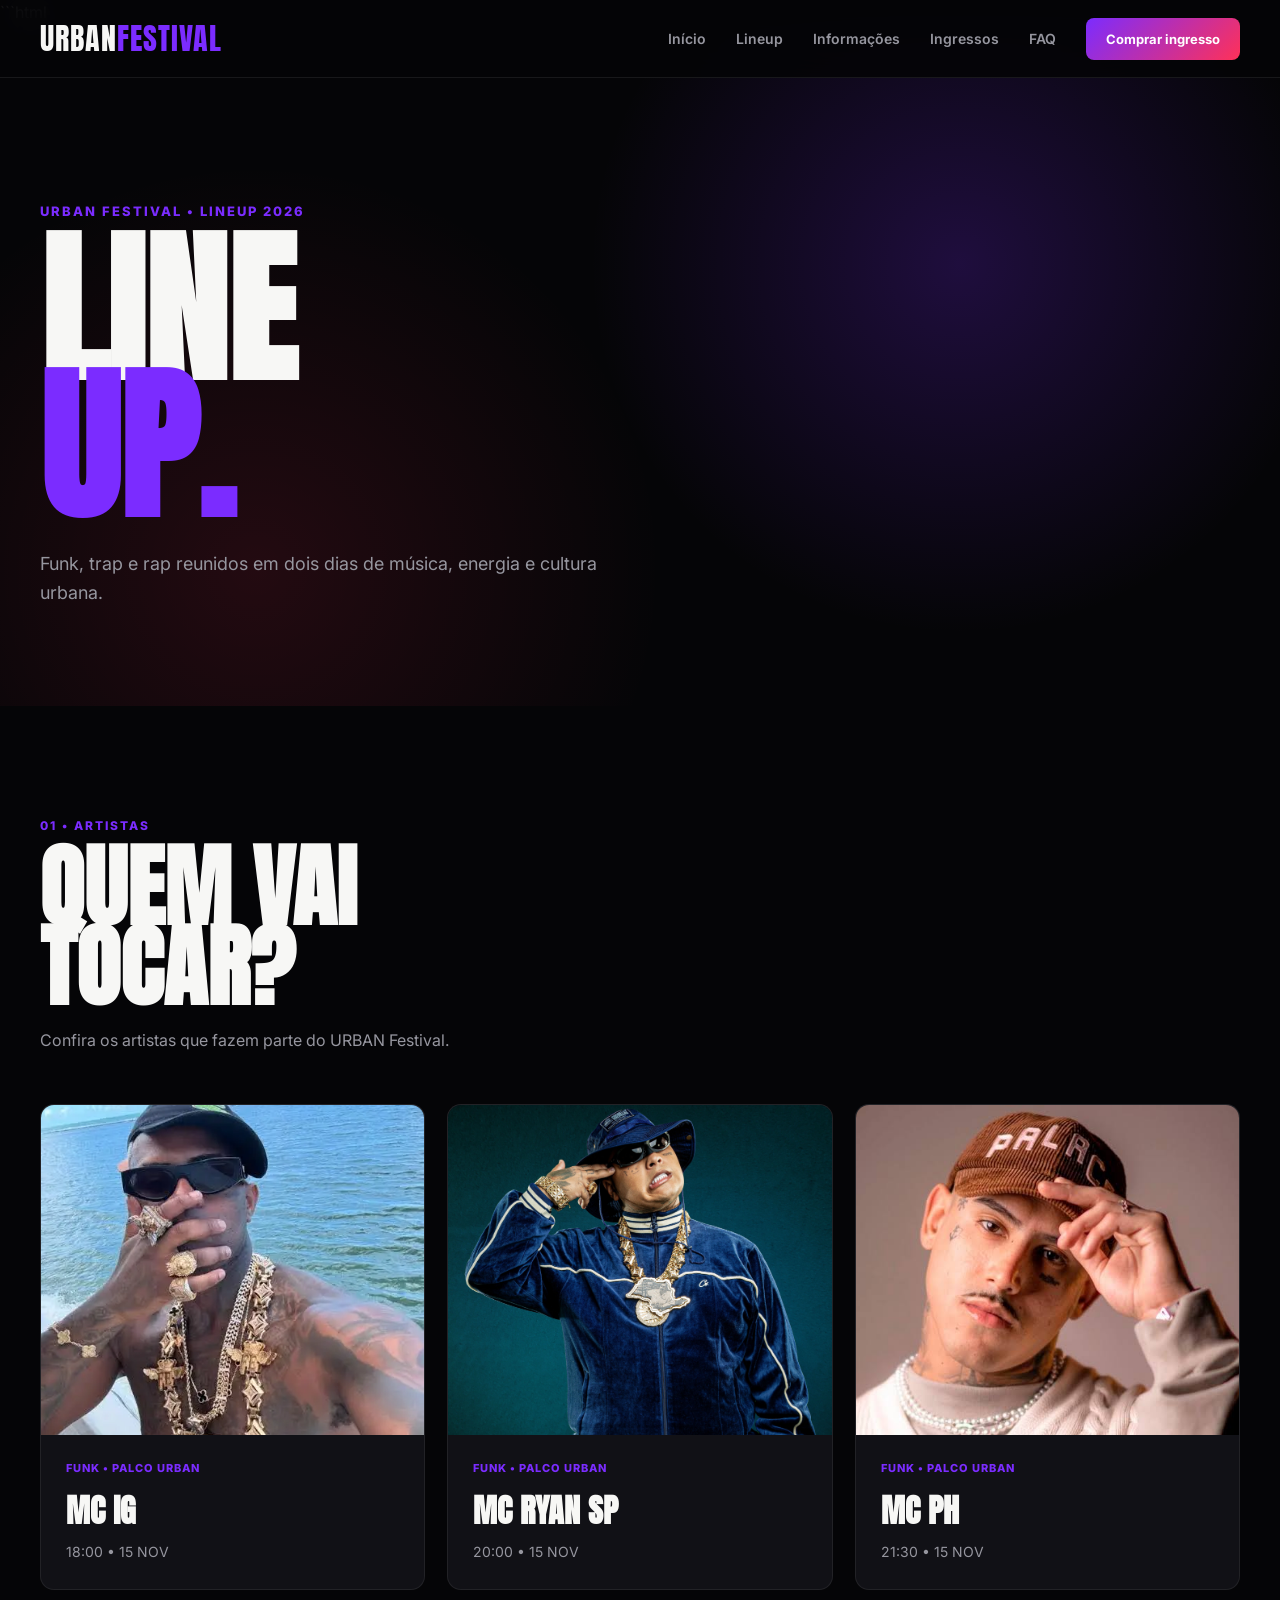
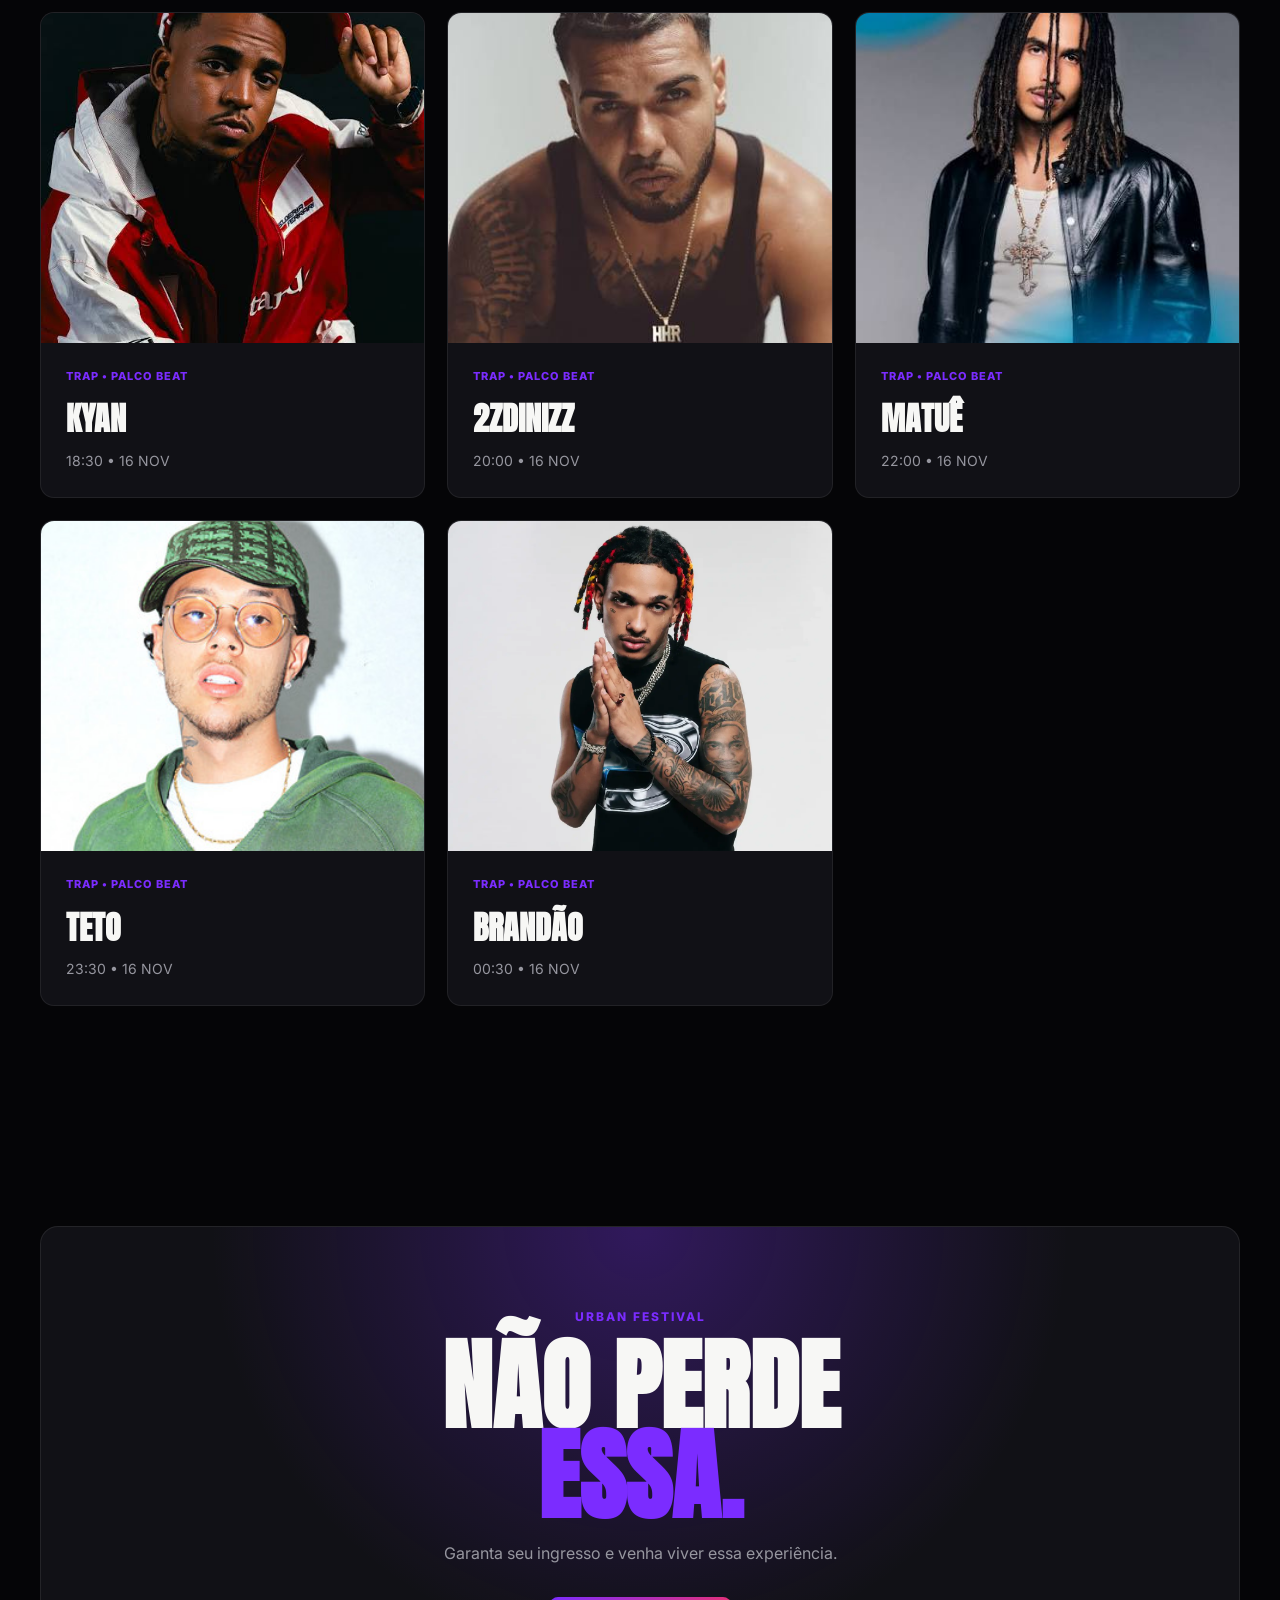
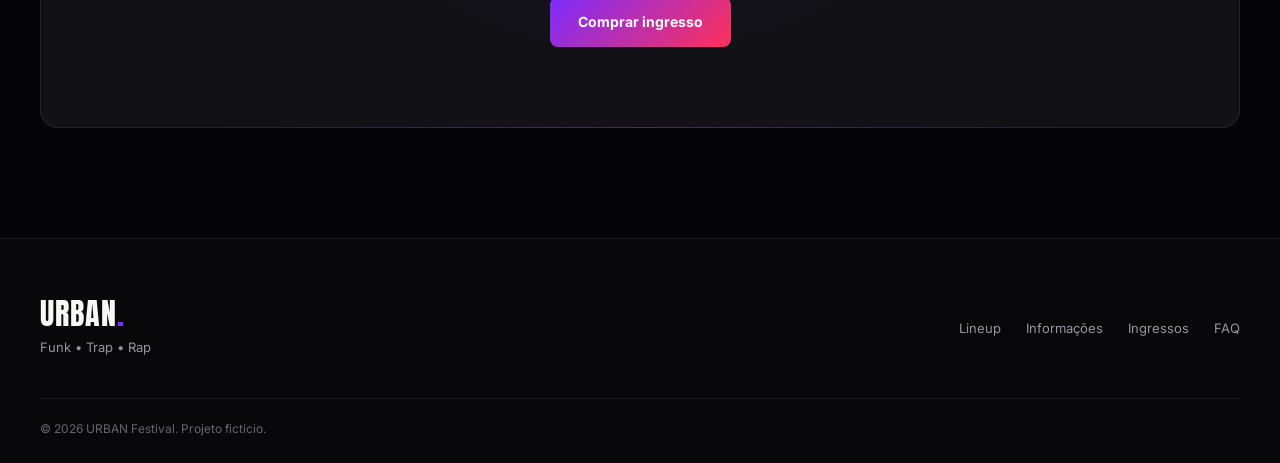
<file: lineup.html>
```html
<!DOCTYPE html>
<html lang="pt-BR">

<head>
    <meta charset="UTF-8">
    <meta name="viewport" content="width=device-width, initial-scale=1.0">

    <title>Lineup — URBAN Festival</title>

    <link rel="stylesheet" href="style.css">
</head>

<body>

    <!-- =========================
         HEADER
    ========================== -->

    <header class="header">
        <div class="container nav">

            <a href="index.html" class="logo">
            URBAN<span>FESTIVAL</span>
            </a>

            <nav>
                <a href="index.html">Início</a>
                <a href="lineup.html">Lineup</a>
                <a href="informacoes.html">Informações</a>
                <a href="ingressos.html">Ingressos</a>
                <a href="faq.html">FAQ</a>

                <a href="ingressos.html" class="nav-ticket">
                    Comprar ingresso
                </a>
            </nav>

        </div>
    </header>


    <main>

        <!-- =========================
             HERO
        ========================== -->

        <section class="hero">

            <div class="hero-content">

                <span class="hero-tag">
                    URBAN FESTIVAL • LINEUP 2026
                </span>

                <h1>
                    LINE<br>
                    <span>UP.</span>
                </h1>

                <p class="hero-description">
                    Funk, trap e rap reunidos em dois dias
                    de música, energia e cultura urbana.
                </p>

            </div>

        </section>


        <!-- =========================
             LINEUP
        ========================== -->

        <section class="section">

            <div class="container">

                <div class="section-header">

                    <span class="section-label">
                        01 • ARTISTAS
                    </span>

                    <h2>
                        QUEM VAI<br>
                        TOCAR?
                    </h2>

                    <p>
                        Confira os artistas que fazem parte
                        do URBAN Festival.
                    </p>

                </div>


                <div class="lineup-grid">

                    <!-- MC IG -->

                    <article class="artist-card">

                        <div class="artist-image">
                            <img
                                src="img/imgig.webp"
                                alt="MC IG">
                        </div>

                        <div class="artist-info">

                            <span>
                                FUNK • PALCO URBAN
                            </span>

                            <h3>
                                MC IG
                            </h3>

                            <p>
                                18:00 • 15 NOV
                            </p>

                        </div>

                    </article>


                    <!-- MC RYAN SP -->

                    <article class="artist-card">

                        <div class="artist-image">
                            <img
                                src="img/imgryansp.jpg"
                                alt="MC Ryan SP">
                        </div>

                        <div class="artist-info">

                            <span>
                                FUNK • PALCO URBAN
                            </span>

                            <h3>
                                MC RYAN SP
                            </h3>

                            <p>
                                20:00 • 15 NOV
                            </p>

                        </div>

                    </article>


                    <!-- MC PH -->

                    <article class="artist-card">

                        <div class="artist-image">
                            <img
                                src="img/imgph.jpg"
                                alt="MC PH">
                        </div>

                        <div class="artist-info">

                            <span>
                                FUNK • PALCO URBAN
                            </span>

                            <h3>
                                MC PH
                            </h3>

                            <p>
                                21:30 • 15 NOV
                            </p>

                        </div>

                    </article>


                    <!-- KYAN -->

                    <article class="artist-card">

                        <div class="artist-image">
                            <img
                                src="img/imgkyan.jpg"
                                alt="Kyan">
                        </div>

                        <div class="artist-info">

                            <span>
                                TRAP • PALCO BEAT
                            </span>

                            <h3>
                                KYAN
                            </h3>

                            <p>
                                18:30 • 16 NOV
                            </p>

                        </div>

                    </article>


                    <!-- 2ZDINIZZ -->

                    <article class="artist-card">

                        <div class="artist-image">
                            <img
                                src="img/img2zdinizz.jpg"
                                alt="2ZDINIZZ">
                        </div>

                        <div class="artist-info">

                            <span>
                                TRAP • PALCO BEAT
                            </span>

                            <h3>
                                2ZDINIZZ
                            </h3>

                            <p>
                                20:00 • 16 NOV
                            </p>

                        </div>

                    </article>


                    <!-- MATUÊ -->

                    <article class="artist-card">

                        <div class="artist-image">
                            <img
                                src="img/imgmatue.jpg"
                                alt="Matuê">
                        </div>

                        <div class="artist-info">

                            <span>
                                TRAP • PALCO BEAT
                            </span>

                            <h3>
                                MATUÊ
                            </h3>

                            <p>
                                22:00 • 16 NOV
                            </p>

                        </div>

                    </article>


                    <!-- TETO -->

                    <article class="artist-card">

                        <div class="artist-image">
                            <img
                                src="img/imgteto.jpg"
                                alt="Teto">
                        </div>

                        <div class="artist-info">

                            <span>
                                TRAP • PALCO BEAT
                            </span>

                            <h3>
                                TETO
                            </h3>

                            <p>
                                23:30 • 16 NOV
                            </p>

                        </div>

                    </article>


                    <!-- BRANDÃO -->

                    <article class="artist-card">

                        <div class="artist-image">
                            <img
                                src="img/imgbrandao.webp"
                                alt="Brandão">
                        </div>

                        <div class="artist-info">

                            <span>
                                TRAP • PALCO BEAT
                            </span>

                            <h3>
                                BRANDÃO
                            </h3>

                            <p>
                                00:30 • 16 NOV
                            </p>

                        </div>

                    </article>

                </div>

            </div>

        </section>


        <!-- =========================
             CTA
        ========================== -->

        <section class="section">

            <div class="container">

                <div class="cta">

                    <span class="section-label">
                        URBAN FESTIVAL
                    </span>

                    <h2>
                        NÃO PERDE<br>
                        <span>ESSA.</span>
                    </h2>

                    <p>
                        Garanta seu ingresso e venha viver
                        essa experiência.
                    </p>

                    <a href="ingressos.html" class="btn-primary">
                        Comprar ingresso
                    </a>

                </div>

            </div>

        </section>

    </main>


    <!-- =========================
         FOOTER
    ========================== -->

    <footer class="footer">

        <div class="container">

            <div class="footer-content">

                <div>

                    <a href="index.html" class="logo">
                        URBAN<span>.</span>
                    </a>

                    <p>
                        Funk • Trap • Rap
                    </p>

                </div>


                <div class="footer-links">

                    <a href="lineup.html">
                        Lineup
                    </a>

                    <a href="informacoes.html">
                        Informações
                    </a>

                    <a href="ingressos.html">
                        Ingressos
                    </a>

                    <a href="faq.html">
                        FAQ
                    </a>

                </div>

            </div>


            <div class="footer-bottom">

                <p>
                    © 2026 URBAN Festival. Projeto fictício.
                </p>

            </div>

        </div>

    </footer>

</body>
</html>
</file>
<file: style.css>
@import url('https://fonts.googleapis.com/css2?family=Anton&family=Inter:wght@400;500;600;700;800&display=swap');

* {
    margin: 0;
    padding: 0;
    box-sizing: border-box;
}

html {
    scroll-behavior: smooth;
}

body {
    background: #050507;
    color: #f7f7f5;
    font-family: 'Inter', sans-serif;
    line-height: 1.6;
}

a {
    color: inherit;
    text-decoration: none;
}

img {
    display: block;
    max-width: 100%;
}

.container {
    width: min(1200px, calc(100% - 80px));
    margin: 0 auto;
}

/* =========================
   HEADER — IGUAL EM TODAS
========================= */

.header {
    position: fixed;
    top: 0;
    left: 0;
    width: 100%;
    height: 78px;
    background: rgba(5, 5, 7, 0.92);
    backdrop-filter: blur(18px);
    -webkit-backdrop-filter: blur(18px);
    border-bottom: 1px solid rgba(255, 255, 255, 0.08);
    z-index: 9999;
}

.nav {
    height: 78px;
    display: flex;
    align-items: center;
    justify-content: space-between;
}

.logo {
    font-family: 'Anton', sans-serif;
    font-size: 30px;
    letter-spacing: 1px;
    line-height: 1;
    white-space: nowrap;
}

.logo span {
    color: #7b2cff;
}

.nav nav {
    display: flex;
    align-items: center;
    gap: 30px;
}

.nav nav a {
    position: relative;
    color: #96969f;
    font-size: 14px;
    font-weight: 600;
    transition: 0.25s ease;
}

.nav nav a:hover {
    color: #fff;
}

.nav nav a:not(.nav-ticket)::after {
    content: "";
    position: absolute;
    left: 0;
    bottom: -7px;
    width: 0;
    height: 2px;
    background: #7b2cff;
    transition: 0.25s ease;
}

.nav nav a:not(.nav-ticket):hover::after {
    width: 100%;
}

.nav-ticket {
    display: flex;
    align-items: center;
    justify-content: center;
    min-height: 42px;
    padding: 0 20px;
    border-radius: 8px;
    background: linear-gradient(135deg, #7b2cff, #ff3158);
    color: #fff !important;
    font-size: 13px !important;
    font-weight: 700 !important;
}

.nav-ticket:hover {
    transform: translateY(-2px);
    box-shadow: 0 10px 30px rgba(123, 44, 255, 0.3);
}

/* =========================
   HERO
========================= */

.hero {
    min-height: 680px;
    padding-top: 78px;
    display: flex;
    align-items: center;
    background:
        radial-gradient(circle at 75% 35%, rgba(123, 44, 255, 0.22), transparent 35%),
        radial-gradient(circle at 20% 80%, rgba(255, 49, 88, 0.12), transparent 35%),
        #050507;
}

.hero-content {
    width: min(1200px, calc(100% - 80px));
    margin: 0 auto;
    padding: 90px 0;
}

.hero-tag {
    display: inline-block;
    margin-bottom: 20px;
    color: #7b2cff;
    font-size: 13px;
    font-weight: 800;
    letter-spacing: 2px;
}

.hero h1 {
    font-family: 'Anton', sans-serif;
    font-size: clamp(80px, 13vw, 180px);
    line-height: 0.82;
}

.hero h1 span {
    color: #7b2cff;
}

.hero-description {
    max-width: 600px;
    margin-top: 35px;
    color: #96969f;
    font-size: 18px;
}

.hero-info {
    display: flex;
    gap: 40px;
    margin-top: 35px;
}

.hero-info div {
    display: flex;
    flex-direction: column;
}

.hero-info strong {
    font-size: 20px;
}

.hero-info span {
    color: #96969f;
    font-size: 13px;
}

.hero-buttons {
    display: flex;
    gap: 15px;
    margin-top: 40px;
}

/* =========================
   BOTÕES
========================= */

.btn-primary,
.btn-secondary {
    display: inline-flex;
    align-items: center;
    justify-content: center;
    min-height: 50px;
    padding: 0 28px;
    border-radius: 8px;
    font-size: 14px;
    font-weight: 700;
    transition: 0.25s ease;
}

.btn-primary {
    background: linear-gradient(135deg, #7b2cff, #ff3158);
    color: #fff;
}

.btn-primary:hover {
    transform: translateY(-3px);
    box-shadow: 0 15px 35px rgba(123, 44, 255, 0.3);
}

.btn-secondary {
    border: 1px solid rgba(255,255,255,0.15);
}

.btn-secondary:hover {
    background: rgba(255,255,255,0.06);
}

/* =========================
   SEÇÕES
========================= */

.section {
    padding: 110px 0;
}

.section-header {
    margin-bottom: 50px;
}

.section-label {
    display: block;
    margin-bottom: 12px;
    color: #7b2cff;
    font-size: 12px;
    font-weight: 800;
    letter-spacing: 2px;
    text-transform: uppercase;
}

.section-header h2 {
    font-family: 'Anton', sans-serif;
    font-size: clamp(50px, 7vw, 90px);
    line-height: 0.9;
}

.section-header p {
    max-width: 600px;
    margin-top: 20px;
    color: #96969f;
}

/* =========================
   CARDS
========================= */

.cards {
    display: grid;
    grid-template-columns: repeat(3, 1fr);
    gap: 20px;
}

.card {
    min-height: 240px;
    padding: 35px;
    background: #111116;
    border: 1px solid rgba(255,255,255,0.07);
    border-radius: 14px;
    transition: 0.3s ease;
}

.card:hover {
    transform: translateY(-7px);
    border-color: rgba(123,44,255,0.5);
}

.card-number {
    color: #7b2cff;
    font-size: 12px;
    font-weight: 800;
}

.card h3 {
    margin-top: 50px;
    font-size: 24px;
}

.card p {
    margin-top: 10px;
    color: #96969f;
}

/* =========================
   LINEUP
========================= */

.lineup-grid {
    display: grid;
    grid-template-columns: repeat(3, 1fr);
    gap: 22px;
}

.artist-card {
    overflow: hidden;
    background: #111116;
    border: 1px solid rgba(255,255,255,0.07);
    border-radius: 14px;
    transition: 0.3s ease;
}

.artist-card:hover {
    transform: translateY(-7px);
    border-color: rgba(123,44,255,0.5);
}

.artist-image {
    height: 330px;
    overflow: hidden;
}

.artist-image img {
    width: 100%;
    height: 100%;
    object-fit: cover;
    transition: 0.5s ease;
}

.artist-card:hover .artist-image img {
    transform: scale(1.05);
}

.artist-info {
    padding: 25px;
}

.artist-info span {
    color: #7b2cff;
    font-size: 11px;
    font-weight: 800;
    letter-spacing: 1px;
}

.artist-info h3 {
    margin-top: 8px;
    font-family: 'Anton', sans-serif;
    font-size: 32px;
}

.artist-info p {
    margin-top: 5px;
    color: #96969f;
    font-size: 14px;
}

/* =========================
   INGRESSOS
========================= */

.ticket-grid {
    display: grid;
    grid-template-columns: repeat(3, 1fr);
    gap: 20px;
}

.ticket {
    padding: 35px;
    background: #111116;
    border: 1px solid rgba(255,255,255,0.08);
    border-radius: 14px;
}

.ticket.featured {
    border-color: #7b2cff;
    background: linear-gradient(145deg, rgba(123,44,255,0.15), #111116);
}

.ticket-badge {
    display: inline-block;
    padding: 6px 10px;
    margin-bottom: 20px;
    border-radius: 5px;
    background: #7b2cff;
    font-size: 10px;
    font-weight: 800;
}

.ticket h3 {
    font-size: 25px;
}

.price {
    margin: 25px 0;
    font-family: 'Anton', sans-serif;
    font-size: 45px;
}

.ticket ul {
    list-style: none;
}

.ticket li {
    padding: 9px 0;
    color: #96969f;
    border-bottom: 1px solid rgba(255,255,255,0.06);
}

/* =========================
   INFORMAÇÕES
========================= */

.info-grid {
    display: grid;
    grid-template-columns: repeat(2, 1fr);
    gap: 20px;
}

.info-box {
    padding: 30px;
    background: #111116;
    border: 1px solid rgba(255,255,255,0.07);
    border-radius: 14px;
}

.info-box h3 {
    margin-bottom: 12px;
    font-size: 22px;
}

.info-box p {
    color: #96969f;
}

/* =========================
   FAQ
========================= */

.faq {
    max-width: 900px;
    margin: 0 auto;
}

.faq-item {
    padding: 25px 0;
    border-bottom: 1px solid rgba(255,255,255,0.1);
}

.faq-item h3 {
    font-size: 18px;
}

.faq-item p {
    margin-top: 10px;
    color: #96969f;
}

/* =========================
   FORMULÁRIO
========================= */

.contact-form {
    max-width: 800px;
    margin: 60px auto 0;
}

.form-group {
    margin-bottom: 20px;
}

.form-group label {
    display: block;
    margin-bottom: 8px;
    font-size: 13px;
    font-weight: 600;
}

.form-group input,
.form-group textarea,
.form-group select {
    width: 100%;
    padding: 15px 17px;
    background: #111116;
    border: 1px solid rgba(255,255,255,0.1);
    border-radius: 8px;
    color: #fff;
    font-family: 'Inter', sans-serif;
    outline: none;
}

.form-group textarea {
    min-height: 150px;
    resize: vertical;
}

.form-group input:focus,
.form-group textarea:focus,
.form-group select:focus {
    border-color: #7b2cff;
}

/* =========================
   CTA
========================= */

.cta {
    padding: 80px 50px;
    text-align: center;
    border-radius: 18px;
    background:
        radial-gradient(circle at 50% 0%, rgba(123,44,255,0.3), transparent 55%),
        #111116;
    border: 1px solid rgba(255,255,255,0.08);
}

.cta h2 {
    margin: 15px 0 20px;
    font-family: 'Anton', sans-serif;
    font-size: clamp(50px, 8vw, 100px);
    line-height: 0.9;
}

.cta h2 span {
    color: #7b2cff;
}

.cta p {
    max-width: 550px;
    margin: 0 auto 30px;
    color: #96969f;
}

/* =========================
   FOOTER
========================= */

.footer {
    padding: 60px 0 25px;
    background: #08080b;
    border-top: 1px solid rgba(255,255,255,0.07);
}

.footer-content {
    display: flex;
    justify-content: space-between;
    align-items: center;
}

.footer-content p {
    margin-top: 8px;
    color: #96969f;
    font-size: 13px;
}

.footer-links {
    display: flex;
    gap: 25px;
}

.footer-links a {
    color: #96969f;
    font-size: 13px;
}

.footer-links a:hover {
    color: #fff;
}

.footer-bottom {
    margin-top: 40px;
    padding-top: 20px;
    border-top: 1px solid rgba(255,255,255,0.07);
}

.footer-bottom p {
    color: #66666e;
    font-size: 12px;
}

/* =========================
   RESPONSIVO
========================= */

@media (max-width: 900px) {

    .container,
    .hero-content {
        width: min(100% - 40px, 1200px);
    }

    .nav nav {
        gap: 15px;
    }

    .nav nav a {
        font-size: 12px;
    }

    .cards,
    .lineup-grid,
    .ticket-grid {
        grid-template-columns: repeat(2, 1fr);
    }

    .info-grid {
        grid-template-columns: 1fr;
    }
}

@media (max-width: 650px) {

    .header {
        height: auto;
    }

    .nav {
        min-height: 78px;
        height: auto;
        padding: 15px 0;
        flex-direction: column;
        gap: 15px;
    }

    .nav nav {
        justify-content: center;
        flex-wrap: wrap;
        gap: 12px 18px;
    }

    .nav-ticket {
        min-height: 38px;
        padding: 0 15px;
    }

    .hero {
        padding-top: 140px;
    }

    .hero-content {
        padding: 70px 0;
    }

    .hero-info {
        flex-direction: column;
        gap: 15px;
    }

    .hero-buttons {
        flex-direction: column;
    }

    .btn-primary,
    .btn-secondary {
        width: 100%;
    }

    .cards,
    .lineup-grid,
    .ticket-grid {
        grid-template-columns: 1fr;
    }

    .section {
        padding: 80px 0;
    }

    .artist-image {
        height: 300px;
    }

    .cta {
        padding: 60px 25px;
    }

    .footer-content {
        flex-direction: column;
        align-items: flex-start;
        gap: 30px;
    }

    .footer-links {
        flex-wrap: wrap;
    }
}
</file>
